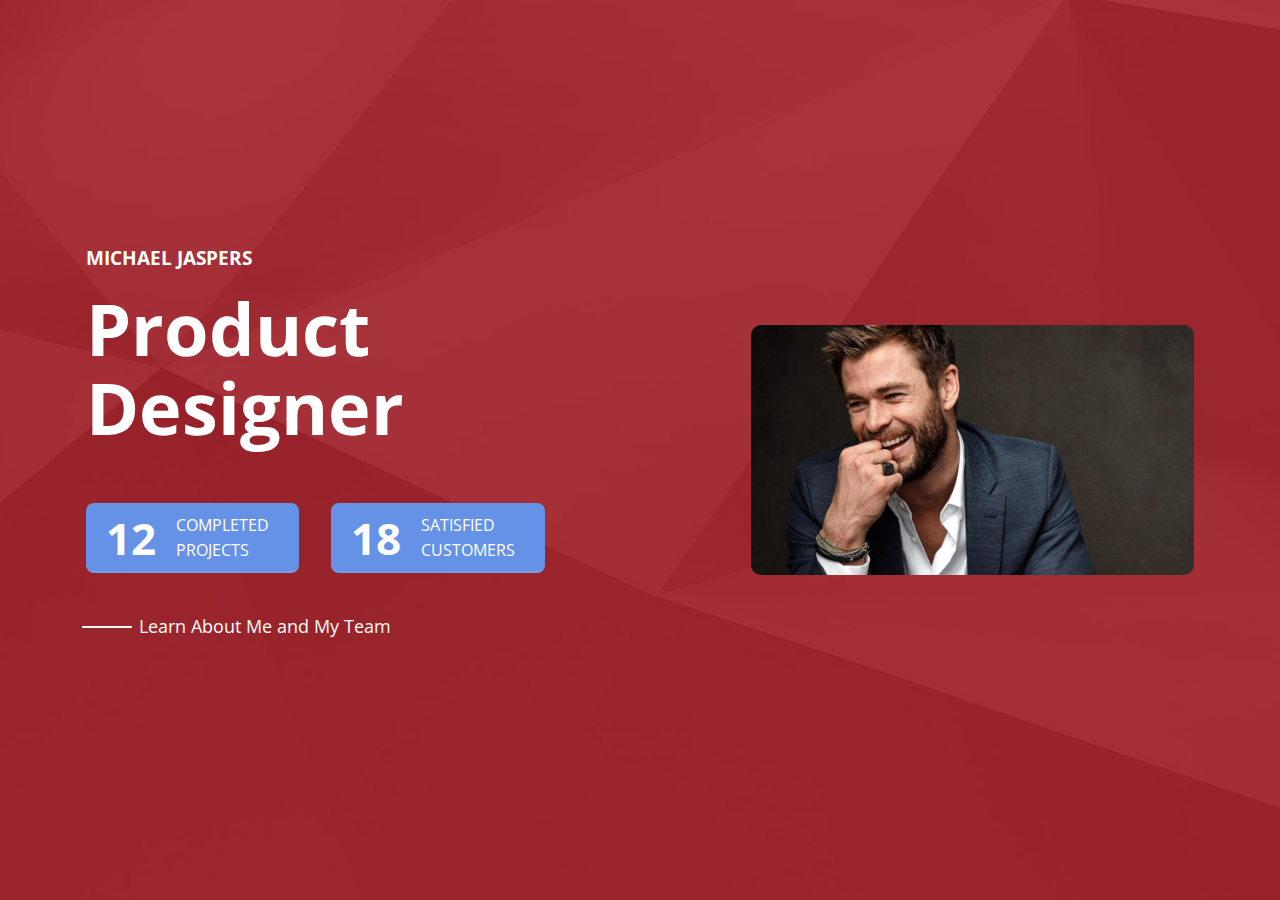
<file: index.html>
<!DOCTYPE html>
<html  >
<head>
  
  <meta charset="UTF-8">
  <meta http-equiv="X-UA-Compatible" content="IE=edge">
  
  <meta name="viewport" content="width=device-width, initial-scale=1, minimum-scale=1">
  <link rel="shortcut icon" href="assets/images/logo5.png" type="image/x-icon">
  <meta name="description" content="">
  
  
  <title>Overview</title>
  <link rel="stylesheet" href="assets/bootstrap/css/bootstrap.min.css">
  <link rel="stylesheet" href="assets/bootstrap/css/bootstrap-grid.min.css">
  <link rel="stylesheet" href="assets/bootstrap/css/bootstrap-reboot.min.css">
  <link rel="stylesheet" href="assets/theme/css/style.css">
  <link rel="preload" href="https://fonts.googleapis.com/css?family=Open+Sans:300,400,500,600,700,800,300i,400i,500i,600i,700i,800i&display=swap" as="style" onload="this.onload=null;this.rel='stylesheet'">
  <noscript><link rel="stylesheet" href="https://fonts.googleapis.com/css?family=Open+Sans:300,400,500,600,700,800,300i,400i,500i,600i,700i,800i&display=swap"></noscript>
  <link rel="preload" as="style" href="assets/mobirise/css/mbr-additional.css"><link rel="stylesheet" href="assets/mobirise/css/mbr-additional.css" type="text/css">
  
  
  
  

</head>
<body>
  
  <section data-bs-version="5.1" class="header1 cid-sUd265M8Ft mbr-fullscreen" id="header2-3">

    

    <div class="mbr-overlay" style="opacity: 0.8; background-color: rgb(154, 7, 18);"></div>

    <div class="container">
        <div class="row">
           
    
            <div class="col-12 col-sm-7">
                <h2 class="mbr-fonts-style mb-3 mbr-section-subtitle display-7"><strong>MIchael Jaspers</strong></h2>

                <h1 class="mbr-fonts-style mb-3 mbr-section-title display-1"><strong>Product<br>Designer</strong></h1>

                <div class="row">
                    <div class="col-9 col-lg-auto">
                        <div class="counter">
                            <p class="number mbr-text display-2"><strong>12</strong></p>
                            <p class="description mbr-text display-7">completed<br>projects</p>
                        </div>
                    </div>

                    <div class="col-12 col-lg-auto">
                        <div class="counter">
                            <p class="number mbr-text display-2" display-2=""><strong>18</strong></p>
                            <p class="description mbr-text display-4">Satisfied<br>customers</p>
                        </div>
                    </div>
                </div>

                <div class="row">
                    <div class="link mbr-link">                   
                        <p class="resume-link mbr-fonts-style display-4">
                            <span class="line"></span>
                            <a href="connect.html" class="text-white">Learn About Me and My Team</a>
                        </p>
                    </div>
                </div>

            </div>
            

            <div class="col-12 col-md">
                <div>                    
                    <img class="w-100" src="assets/images/profile-1920x1080-1036x583.jpg" alt="MIchael Jaspers">
                </div>
            </div>
        

        </div>
    </div>
</section>


<script src="assets/bootstrap/js/bootstrap.bundle.min.js"></script>
  <script src="assets/smoothscroll/smooth-scroll.js"></script>
  <script src="assets/ytplayer/index.js"></script>
  <script src="assets/theme/js/script.js"></script>
  
  
  
 <div id="scrollToTop" class="scrollToTop mbr-arrow-up"><a style="text-align: center;"><i class="mbr-arrow-up-icon mbr-arrow-up-icon-cm cm-icon cm-icon-smallarrow-up"></i></a></div>
  
</body>
</html>
</file>
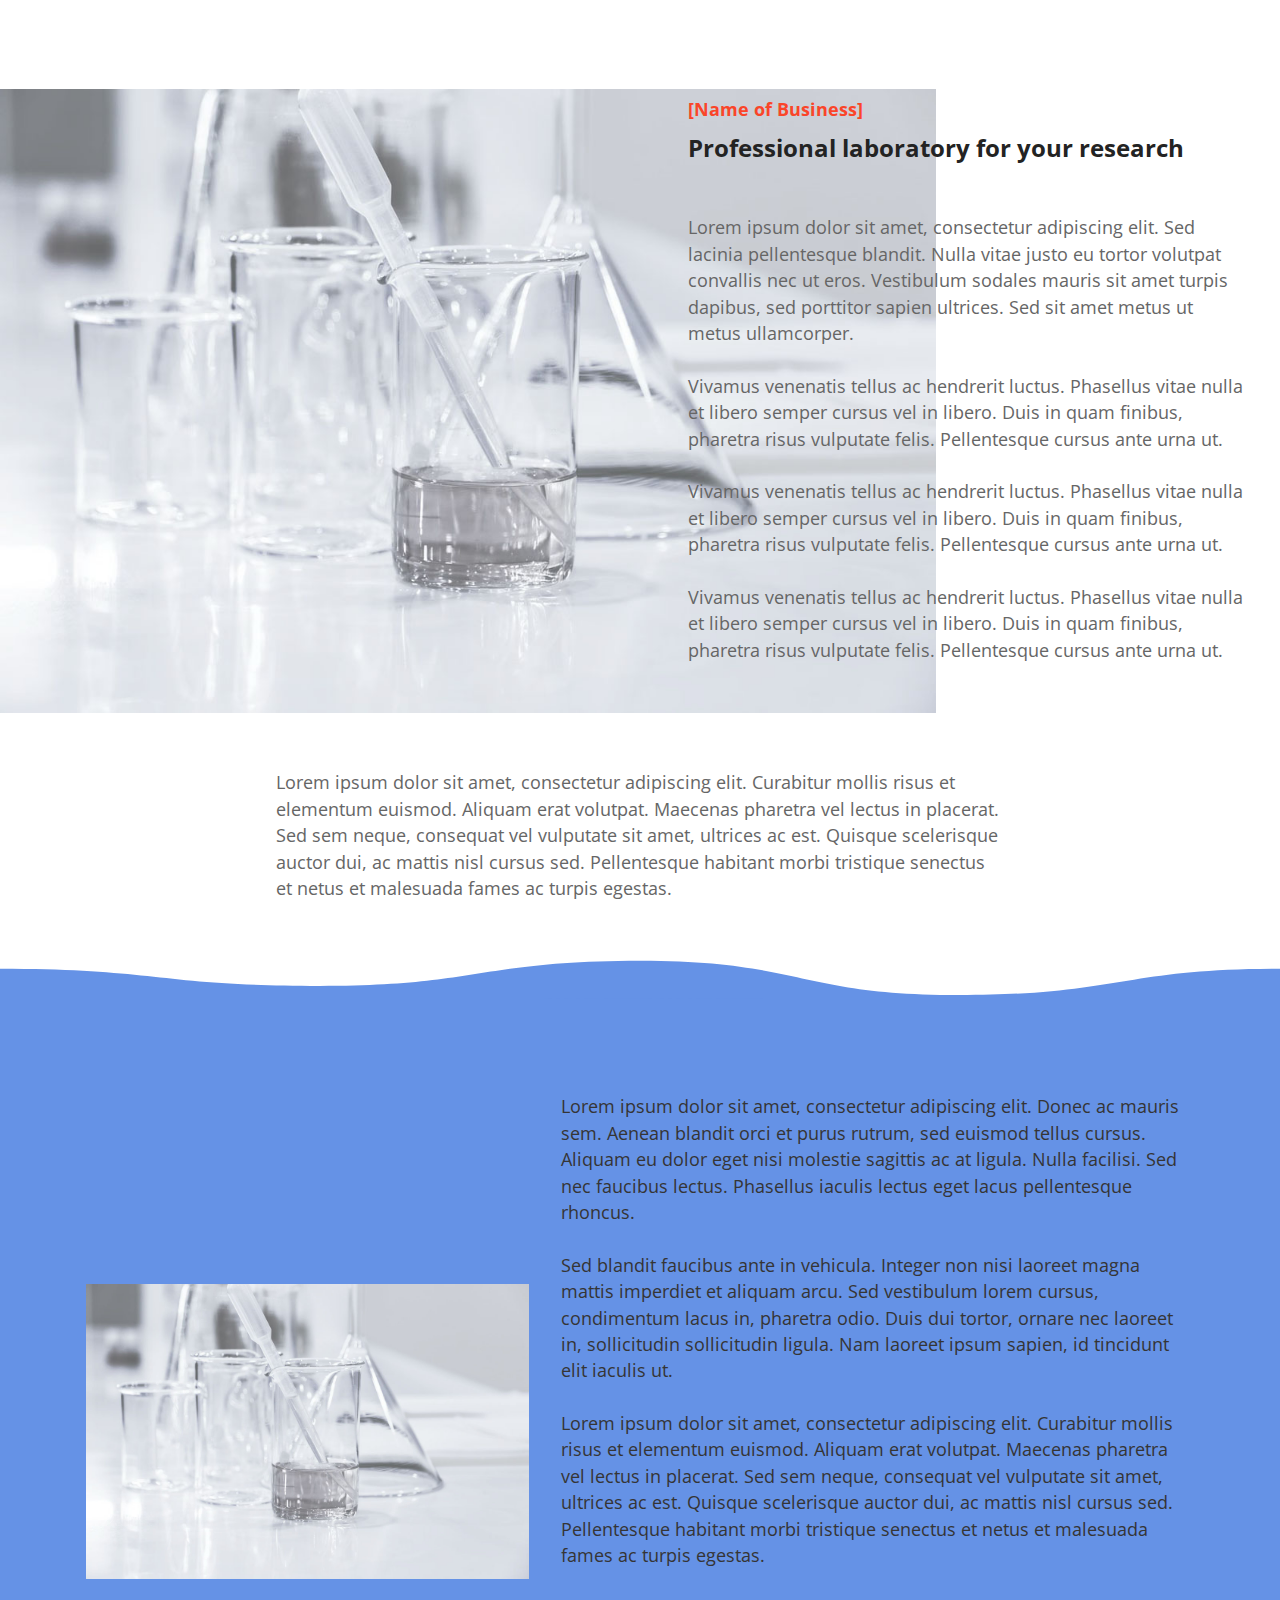
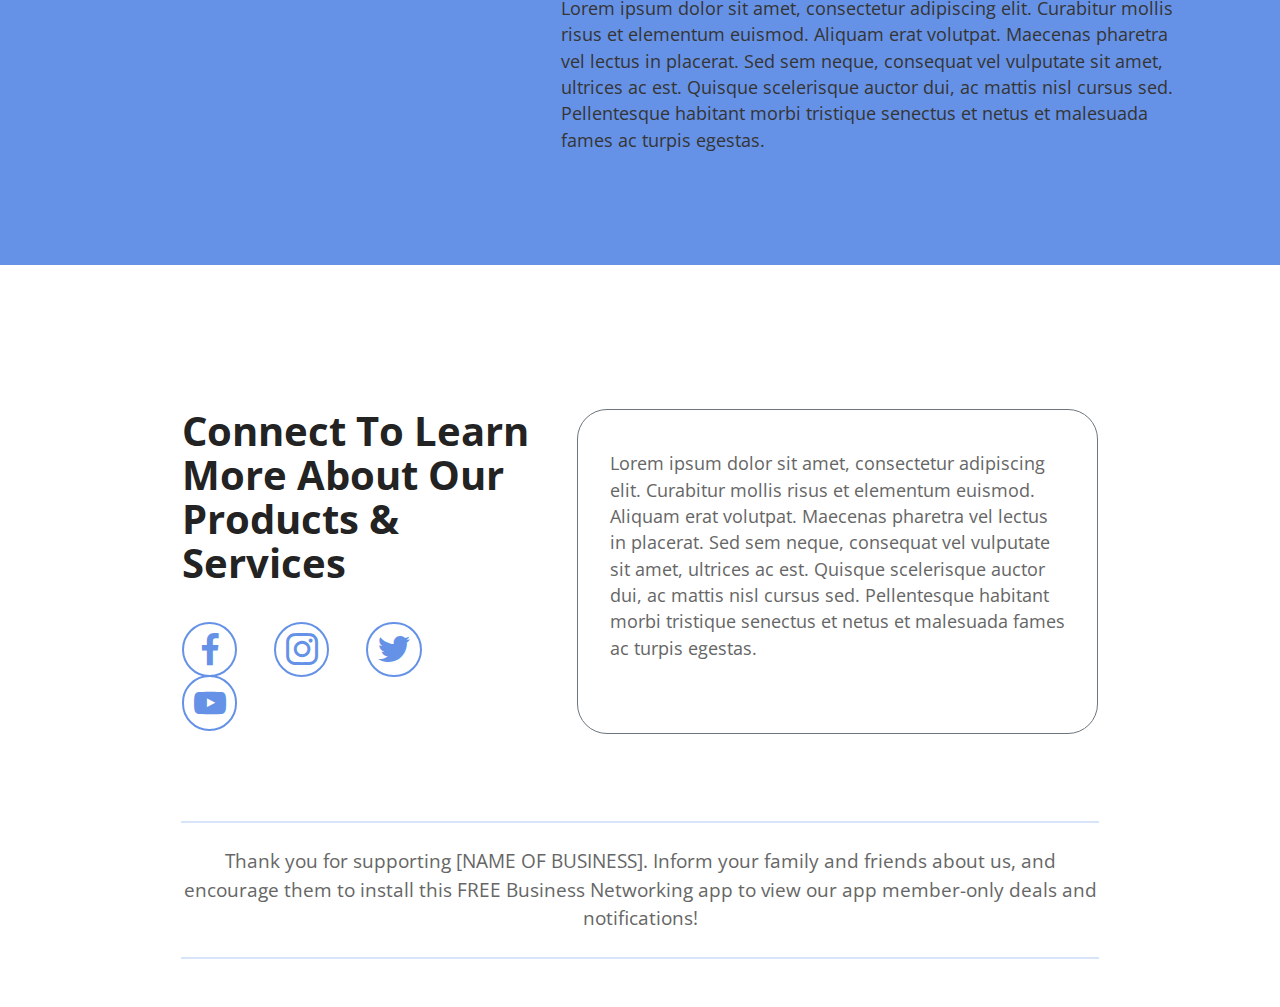
<file: ad1.html>
<!DOCTYPE html>
<html  >
<head>
  
  <meta charset="UTF-8">
  <meta http-equiv="X-UA-Compatible" content="IE=edge">
  
  <meta name="viewport" content="width=device-width, initial-scale=1, minimum-scale=1">
  <link rel="shortcut icon" href="assets/images/logo5.png" type="image/x-icon">
  <meta name="description" content="">
  
  
  <title>Advertorial Example</title>
  <link rel="stylesheet" href="assets/bootstrap/css/bootstrap.min.css">
  <link rel="stylesheet" href="assets/bootstrap/css/bootstrap-grid.min.css">
  <link rel="stylesheet" href="assets/bootstrap/css/bootstrap-reboot.min.css">
  <link rel="stylesheet" href="assets/socicon/css/styles.css">
  <link rel="stylesheet" href="assets/theme/css/style.css">
  <link rel="preload" href="https://fonts.googleapis.com/css?family=Open+Sans:300,400,500,600,700,800,300i,400i,500i,600i,700i,800i&display=swap" as="style" onload="this.onload=null;this.rel='stylesheet'">
  <noscript><link rel="stylesheet" href="https://fonts.googleapis.com/css?family=Open+Sans:300,400,500,600,700,800,300i,400i,500i,600i,700i,800i&display=swap"></noscript>
  <link rel="preload" as="style" href="assets/mobirise/css/mbr-additional.css"><link rel="stylesheet" href="assets/mobirise/css/mbr-additional.css" type="text/css">
  
  
  
  

</head>
<body>
  
  <section data-bs-version="5.1" class="article2 cid-sUI6aOeDTg" id="content02-l">
    
    
    <div>
        <div class="row align-left align-items-center">
            <div class="col-12 col-lg-6">
                <div class="image-wrapper">
                    <img src="assets/images/features4.jpg" alt="">
                </div>
            </div>
            <div class="col-12 col-lg-6">
                <div class="text-wrapper">
                    <h4 class="mbr-section-subtitle mbr-fonts-style display-4"><strong>[Name of Business]</strong></h4>
                    <h3 class="mbr-section-title mbr-fonts-style mb-5 display-5"><strong>Professional laboratory for your research</strong>
                    </h3>
                    <p class="mbr-text mbr-fonts-style display-4">Lorem ipsum dolor sit amet, consectetur adipiscing elit. Sed
                        lacinia pellentesque blandit. Nulla vitae justo eu tortor volutpat convallis nec ut eros.
                        Vestibulum sodales mauris sit amet turpis dapibus, sed porttitor sapien ultrices. Sed sit amet
                        metus ut metus ullamcorper.<br><br>Vivamus venenatis tellus ac hendrerit luctus. Phasellus vitae
                        nulla et libero semper cursus vel in libero. Duis in quam finibus, pharetra risus vulputate
                        felis. Pellentesque cursus ante urna ut.<br><br>Vivamus venenatis tellus ac hendrerit luctus. Phasellus vitae nulla et libero semper cursus vel in libero. Duis in quam finibus, pharetra risus vulputate felis. Pellentesque cursus ante urna ut.<br><br>Vivamus venenatis tellus ac hendrerit luctus. Phasellus vitae nulla et libero semper cursus vel in libero. Duis in quam finibus, pharetra risus vulputate felis. Pellentesque cursus ante urna ut.<br><br></p>
                </div>
            </div>
        </div>
    </div>
</section>

<section data-bs-version="5.1" class="content5 cid-sUI8qaEmxx" id="content5-o">
    
    <div class="container">
        <div class="row justify-content-center">
            <div class="col-md-12 col-lg-8">
                
                
                <p class="mbr-text mbr-fonts-style display-4">Lorem ipsum dolor sit amet, consectetur adipiscing elit. Curabitur mollis risus et elementum euismod. Aliquam erat volutpat. Maecenas pharetra vel lectus in placerat. Sed sem neque, consequat vel vulputate sit amet, ultrices ac est. Quisque scelerisque auctor dui, ac mattis nisl cursus sed. Pellentesque habitant morbi tristique senectus et netus et malesuada fames ac turpis egestas.</p>
            </div>
        </div>
    </div>
</section>

<section data-bs-version="5.1" class="content1 cid-sUI6G6A9fh" id="content01-m">
    
    
    <svg class="svg-top" version="1.1" xmlns="http://www.w3.org/2000/svg" xmlns:xlink="http://www.w3.org/1999/xlink" x="0px" y="0px" viewBox="0 0 1600 40" style="enable-background:new 0 0 1600 40;" preserveAspectRatio="none">
        <style type="text/css">
            .st0 
        </style>
        <path class="st0" d="M-1,15.7c200.1,0,200.7,13.8,400.9,13.8C600,29.5,600.4,9.3,800.5,9.3S998.8,36.8,1199,36.8
	s201.9-21.1,402-21.1v24.1L-1,40V15.7z"></path>
    </svg>
    <div class="container">
        <div class="row justify-content-center">
            <div class="col-12 col-md-12 col-lg-5 image-wrapper m-auto">
                <img class="w-100 md-pb" src="assets/images/features4.jpg" alt="">
            </div>
            <div class="col-12 col-md-12 col-lg m-auto">
                <div class="text-wrapper align-left">
                    
                    <p class="mbr-text mbr-fonts-style display-4">Lorem ipsum dolor sit amet, consectetur
                        adipiscing elit. Donec ac mauris sem. Aenean blandit orci et purus rutrum, sed euismod tellus
                        cursus. Aliquam eu dolor eget nisi molestie sagittis ac at ligula. Nulla facilisi. Sed nec
                        faucibus lectus. Phasellus iaculis lectus eget lacus pellentesque rhoncus.<br>
                        <br>Sed blandit faucibus ante in vehicula. Integer non nisi laoreet magna mattis imperdiet et
                        aliquam arcu. Sed vestibulum lorem cursus, condimentum lacus in, pharetra odio. Duis dui tortor,
                        ornare nec laoreet in, sollicitudin sollicitudin ligula. Nam laoreet ipsum sapien, id tincidunt
                        elit iaculis ut.<br><br>Lorem ipsum dolor sit amet, consectetur adipiscing elit. Curabitur
                        mollis risus et elementum euismod. Aliquam erat volutpat. Maecenas pharetra vel lectus in
                        placerat. Sed sem neque, consequat vel vulputate sit amet, ultrices ac est. Quisque scelerisque
                        auctor dui, ac mattis nisl cursus sed. Pellentesque habitant morbi tristique senectus et netus
                        et malesuada fames ac turpis egestas.<br><br>Lorem ipsum dolor sit amet, consectetur adipiscing elit. Curabitur mollis risus et elementum euismod. Aliquam erat volutpat. Maecenas pharetra vel lectus in placerat. Sed sem neque, consequat vel vulputate sit amet, ultrices ac est. Quisque scelerisque auctor dui, ac mattis nisl cursus sed. Pellentesque habitant morbi tristique senectus et netus et malesuada fames ac turpis egestas.&nbsp;<br></p>
                    
                </div>
            </div>
        </div>
    </div>
</section>

<section data-bs-version="5.1" class="content4 cid-sUI8POA0lu" id="content4-q">
    
    
    <div class="container">
        <div class="wrapper">
            

            
            
            
            
            
            <div class="row justify-content-center">
                <div class="col-12 col-lg-5">
                    <h3 class="mbr-section-title mbr-fonts-style mb-4 display-2"><strong>Connect To Learn More About Our Products &amp; Services</strong></h3>
                    <div class="social-row display-7 mt-5 mb-5 mb-lg-0">
                        <div class="soc-item">
                            <a href="https://twitter.com/#" target="_blank">
                                <span class="mbr-iconfont socicon socicon-facebook"></span>
                            </a>
                        </div>
                        <div class="soc-item">
                            <a href="https://twitter.com/#" target="_blank">
                                <span class="mbr-iconfont socicon socicon-instagram"></span>
                            </a>
                        </div>
                        <div class="soc-item">
                            <a href="https://twitter.com/#" target="_blank">
                                <span class="mbr-iconfont socicon socicon-twitter"></span>
                            </a>
                        </div>
                        <div class="soc-item">
                            <a href="https://youtube.com/#" target="_blank">
                                <span class="mbr-iconfont socicon socicon-youtube"></span>
                            </a>
                        </div>
                    </div>
                </div>
                
                <div class="wrapp col-12 col-lg-7">
                    <div class="border border-secondary">
                        <p class="mbr-text mbr-fonts-style mb-4 display-4">Lorem ipsum dolor sit amet, consectetur adipiscing elit. Curabitur mollis risus et elementum euismod. Aliquam erat volutpat. Maecenas pharetra vel lectus in placerat. Sed sem neque, consequat vel vulputate sit amet, ultrices ac est. Quisque scelerisque auctor dui, ac mattis nisl cursus sed. Pellentesque habitant morbi tristique senectus et netus et malesuada fames ac turpis egestas.
                        </p>
                    </div>
                </div>
                
                

            </div>
        </div>
    </div>
</section>

<section data-bs-version="5.1" class="content6 cid-sUI8scO2Dg" id="content6-p">
    
    <div class="container">
        <div class="row justify-content-center">
            <div class="col-md-12 col-lg-10">
                <hr class="line">
                <p class="mbr-text align-center mbr-fonts-style my-4 display-7">Thank you for supporting [NAME OF BUSINESS]. Inform your family and friends about us, and encourage them to install this FREE Business Networking app to view our app member-only deals and notifications!<br></p>
                <hr class="line">
            </div>
        </div>
    </div>
</section>


<script src="assets/bootstrap/js/bootstrap.bundle.min.js"></script>
  <script src="assets/smoothscroll/smooth-scroll.js"></script>
  <script src="assets/ytplayer/index.js"></script>
  <script src="assets/theme/js/script.js"></script>
  
  
  
 <div id="scrollToTop" class="scrollToTop mbr-arrow-up"><a style="text-align: center;"><i class="mbr-arrow-up-icon mbr-arrow-up-icon-cm cm-icon cm-icon-smallarrow-up"></i></a></div>
  
</body>
</html>
</file>
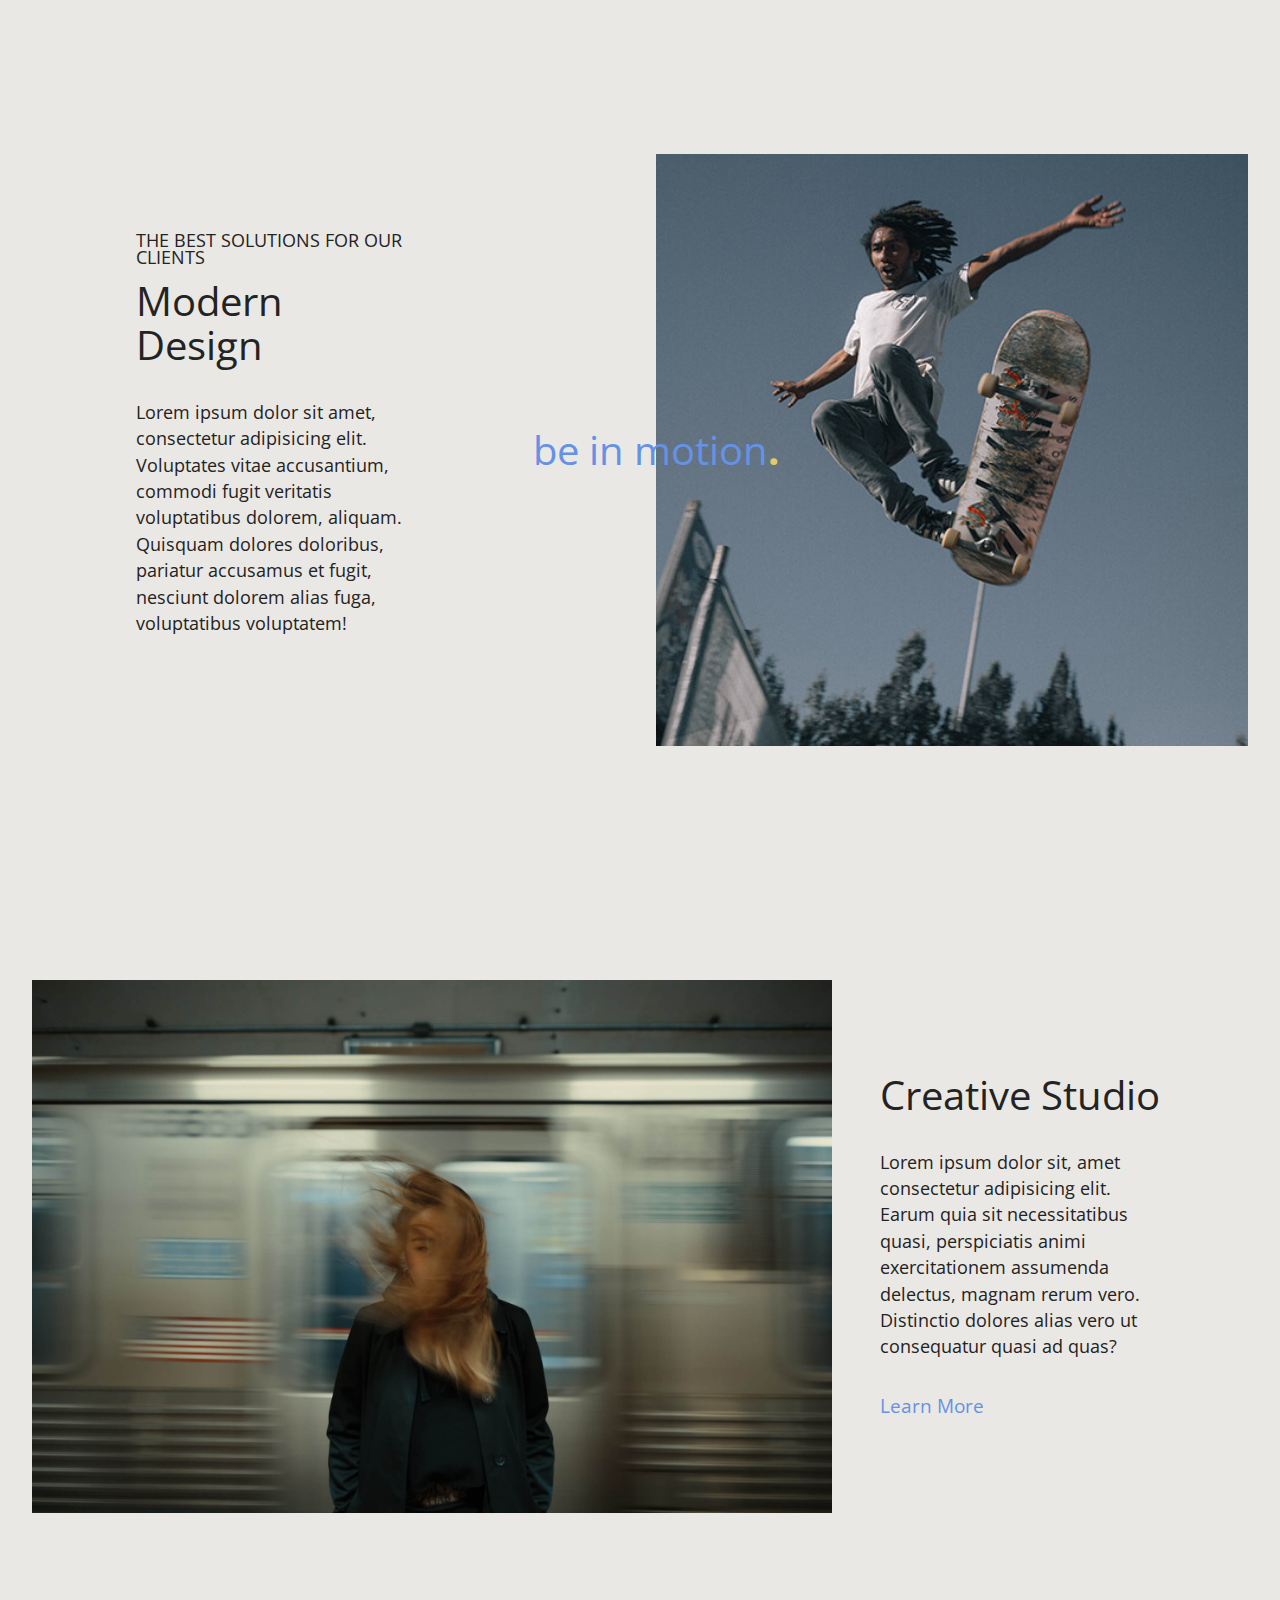
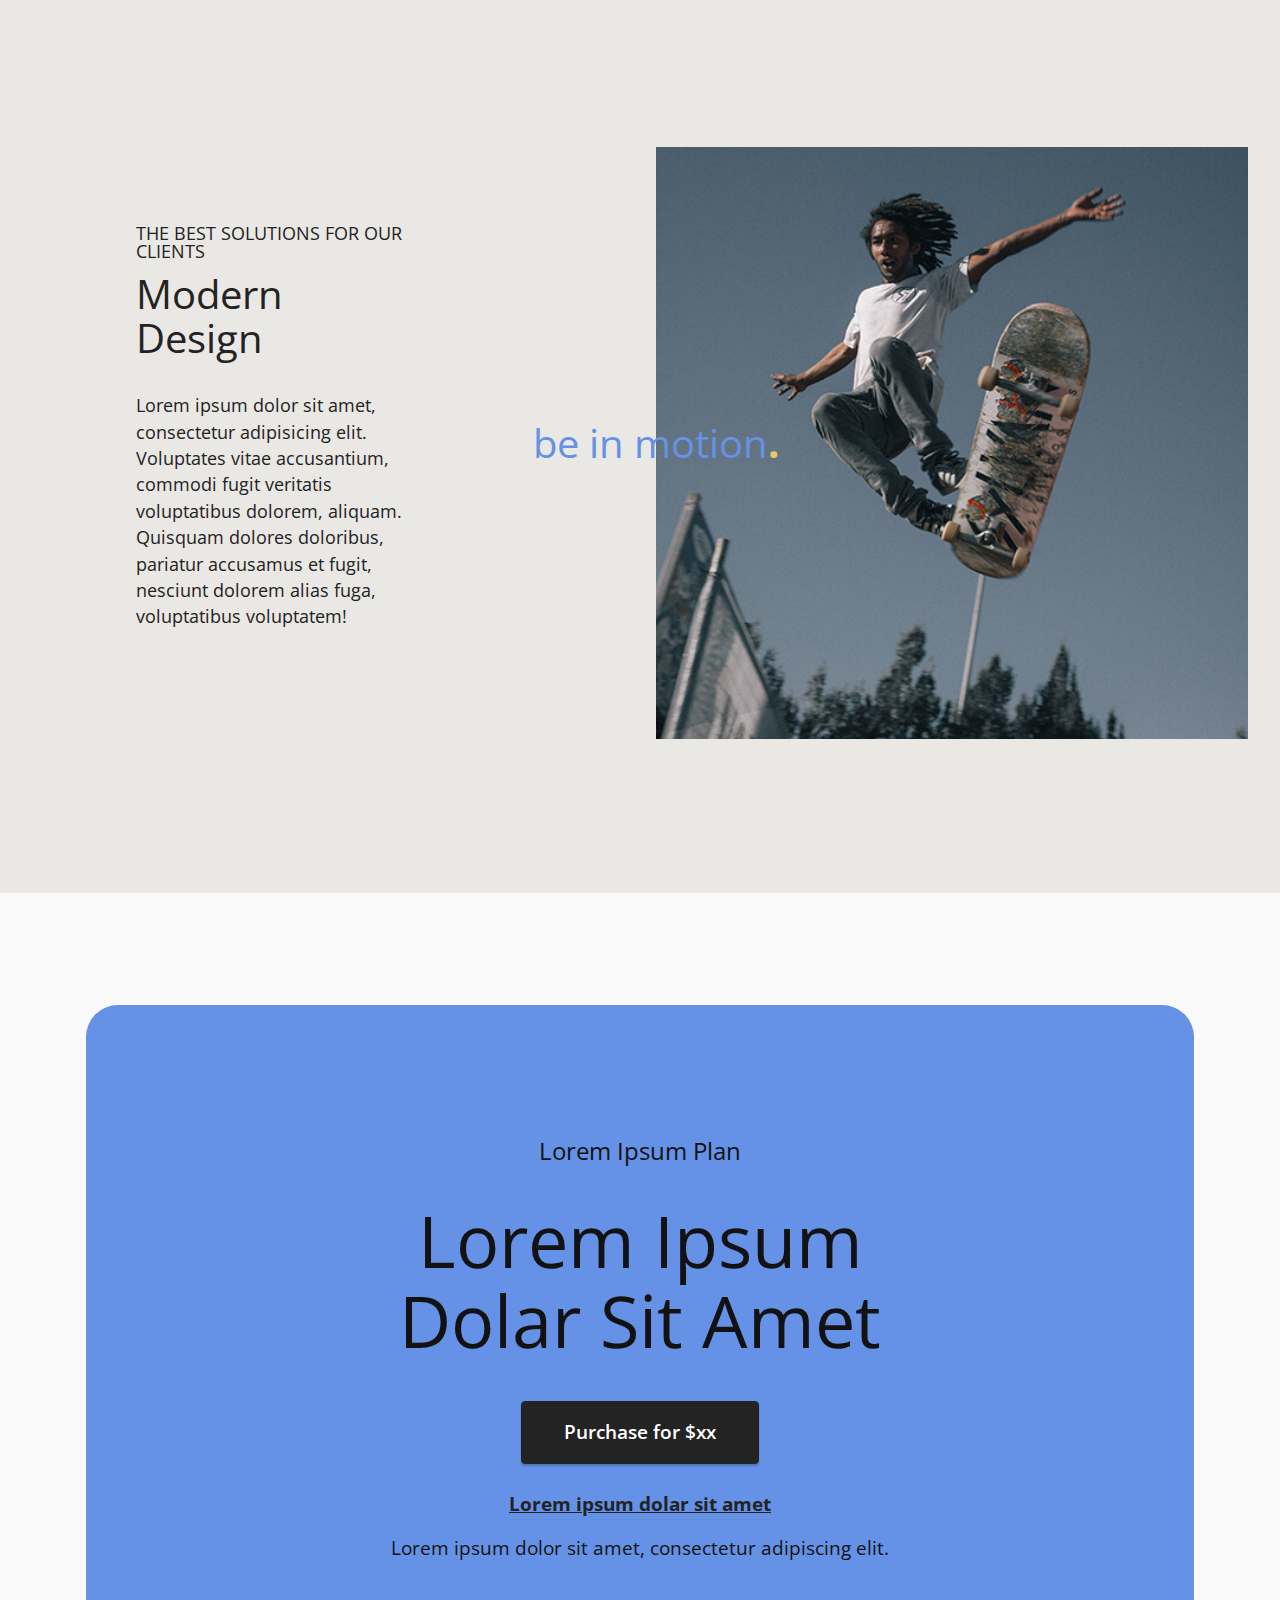
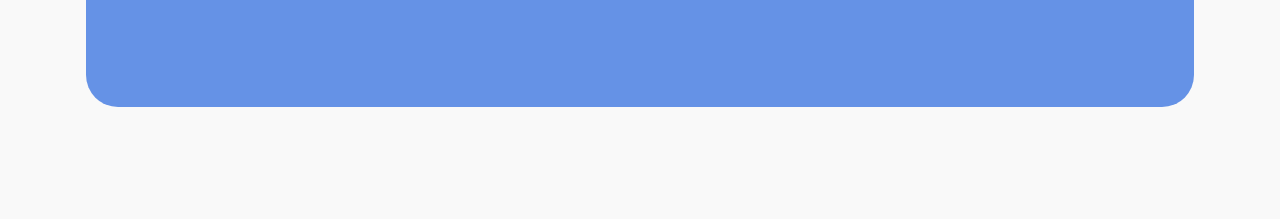
<file: admaster.html>
<!DOCTYPE html>
<html  >
<head>
  
  <meta charset="UTF-8">
  <meta http-equiv="X-UA-Compatible" content="IE=edge">
  
  <meta name="viewport" content="width=device-width, initial-scale=1, minimum-scale=1">
  <link rel="shortcut icon" href="assets/images/logo5.png" type="image/x-icon">
  <meta name="description" content="">
  
  
  <title>Advertorial Master</title>
  <link rel="stylesheet" href="assets/bootstrap/css/bootstrap.min.css">
  <link rel="stylesheet" href="assets/bootstrap/css/bootstrap-grid.min.css">
  <link rel="stylesheet" href="assets/bootstrap/css/bootstrap-reboot.min.css">
  <link rel="stylesheet" href="assets/theme/css/style.css">
  <link rel="preload" href="https://fonts.googleapis.com/css?family=Open+Sans:300,400,500,600,700,800,300i,400i,500i,600i,700i,800i&display=swap" as="style" onload="this.onload=null;this.rel='stylesheet'">
  <noscript><link rel="stylesheet" href="https://fonts.googleapis.com/css?family=Open+Sans:300,400,500,600,700,800,300i,400i,500i,600i,700i,800i&display=swap"></noscript>
  <link rel="preload" as="style" href="assets/mobirise/css/mbr-additional.css"><link rel="stylesheet" href="assets/mobirise/css/mbr-additional.css" type="text/css">
  
  
  
  

</head>
<body>
  
  <section data-bs-version="5.1" class="header4 cid-sUIfFCWS6M mbr-fullscreen" id="header4-17">

    

    
    <div class="container-fluid">
        <div class="row align-items-center">
            <div class="col-lg-1 d-none d-lg-block"></div>
            <div class="col-12 col-md-4 col-lg-3">
                <div class="content_box">
                    <h3 class="mbr-section-subtitle mbr-fonts-style ls-1 display-4">THE BEST SOLUTIONS FOR OUR CLIENTS</h3>
                    <h1 class="mbr-section-title ls-1 mbr-fonts-style display-2">Modern Design</h1>
                    <p class="mbr-text mbr-fonts-style display-4">Lorem ipsum dolor sit amet, consectetur adipisicing elit. Voluptates vitae accusantium, commodi fugit veritatis voluptatibus dolorem, aliquam. Quisquam dolores doloribus, pariatur accusamus et fugit, nesciunt dolorem alias fuga, voluptatibus voluptatem!</p>
                    
                </div>
            </div>
            <div class="col-lg-2 col-md-1 d-none d-md-block"></div>
            <div class="col-12 col-md-7 col-lg-6">
                <div class="image-wrapper">
                    <img src="assets/images/action1.jpg" alt="">
                    <div class="description_box">
                        <p class="descr mb-0 mbr-fonts-style display-2"><strong><b><a href="ad1.html" class="text-primary">be in motion</a></b>.</strong></p>
                    </div>
                </div>
            </div>
        </div>
    </div>
</section>

<section data-bs-version="5.1" class="header3 cid-sUIfR49bxh" id="header3-19">

    

    
    <div class="container-fluid">
        <div class="row justify-content-center">
            <div class="col-12 col-lg">
                <div class="content_box">
                    <h1 class="mbr-section-title ls-1 mbr-fonts-style display-2">Creative Studio</h1>
                    <p class="mbr-text mbr-fonts-style display-4">Lorem ipsum dolor sit, amet consectetur adipisicing elit. Earum quia sit necessitatibus quasi, perspiciatis animi exercitationem assumenda delectus, magnam rerum vero. Distinctio dolores alias vero ut consequatur quasi ad quas?</p>
                    <p class="linkBtn mb-0 mbr-fonts-style display-7"><a href="ad1.html" class="text-primary">Learn More</a></p>
                </div>
            </div>
            <div class="col-12 col-lg-8">
                <div class="image-wrapper flash">
                    <img src="assets/images/motion4.jpg" alt="">
                </div>
            </div>
        </div>
    </div>
</section>

<section data-bs-version="5.1" class="header4 cid-sUIfTHjRxm mbr-fullscreen" id="header4-1b">

    

    
    <div class="container-fluid">
        <div class="row align-items-center">
            <div class="col-lg-1 d-none d-lg-block"></div>
            <div class="col-12 col-md-4 col-lg-3">
                <div class="content_box">
                    <h3 class="mbr-section-subtitle mbr-fonts-style ls-1 display-4">THE BEST SOLUTIONS FOR OUR CLIENTS</h3>
                    <h1 class="mbr-section-title ls-1 mbr-fonts-style display-2">Modern Design</h1>
                    <p class="mbr-text mbr-fonts-style display-4">Lorem ipsum dolor sit amet, consectetur adipisicing elit. Voluptates vitae accusantium, commodi fugit veritatis voluptatibus dolorem, aliquam. Quisquam dolores doloribus, pariatur accusamus et fugit, nesciunt dolorem alias fuga, voluptatibus voluptatem!</p>
                    
                </div>
            </div>
            <div class="col-lg-2 col-md-1 d-none d-md-block"></div>
            <div class="col-12 col-md-7 col-lg-6">
                <div class="image-wrapper">
                    <img src="assets/images/action1.jpg" alt="">
                    <div class="description_box">
                        <p class="descr mb-0 mbr-fonts-style display-2"><strong><a href="ad1.html" class="text-primary">be in motion</a>.</strong></p>
                    </div>
                </div>
            </div>
        </div>
    </div>
</section>

<section data-bs-version="5.1" class="header4 cid-sUIfSlFJk3" id="header04-1a">

    

    

    <div class="container">
        <div class="row row-bg justify-content-center">
            <div class="col-12 col-md-12 col-lg-8">
                <div class="text-wrapper align-left">
                    <h1 class="mbr-section-title align-left mbr-fonts-style mb-4 display-5">Lorem Ipsum Plan</h1>
                    <p class="mbr-text align-left mbr-fonts-style display-1">Lorem Ipsum Dolar Sit Amet<br></p>
                    <div class="mbr-section-btn mt-4"><a class="btn btn-lg btn-black display-7" href="#">Purchase for $xx</a></div>

                    <p class="mbr-text2 align-left pt-3 mbr-fonts-style display-7"><strong>Lorem ipsum dolar sit amet</strong></p>

                    <p class="mbr-text3 align-left mbr-fonts-style display-7">
                        Lorem ipsum dolor sit amet, consectetur adipiscing elit.</p>
                </div>
            </div>
        </div>
    </div>
</section>


<script src="assets/bootstrap/js/bootstrap.bundle.min.js"></script>
  <script src="assets/smoothscroll/smooth-scroll.js"></script>
  <script src="assets/ytplayer/index.js"></script>
  <script src="assets/theme/js/script.js"></script>
  
  
  
 <div id="scrollToTop" class="scrollToTop mbr-arrow-up"><a style="text-align: center;"><i class="mbr-arrow-up-icon mbr-arrow-up-icon-cm cm-icon cm-icon-smallarrow-up"></i></a></div>
  
</body>
</html>
</file>
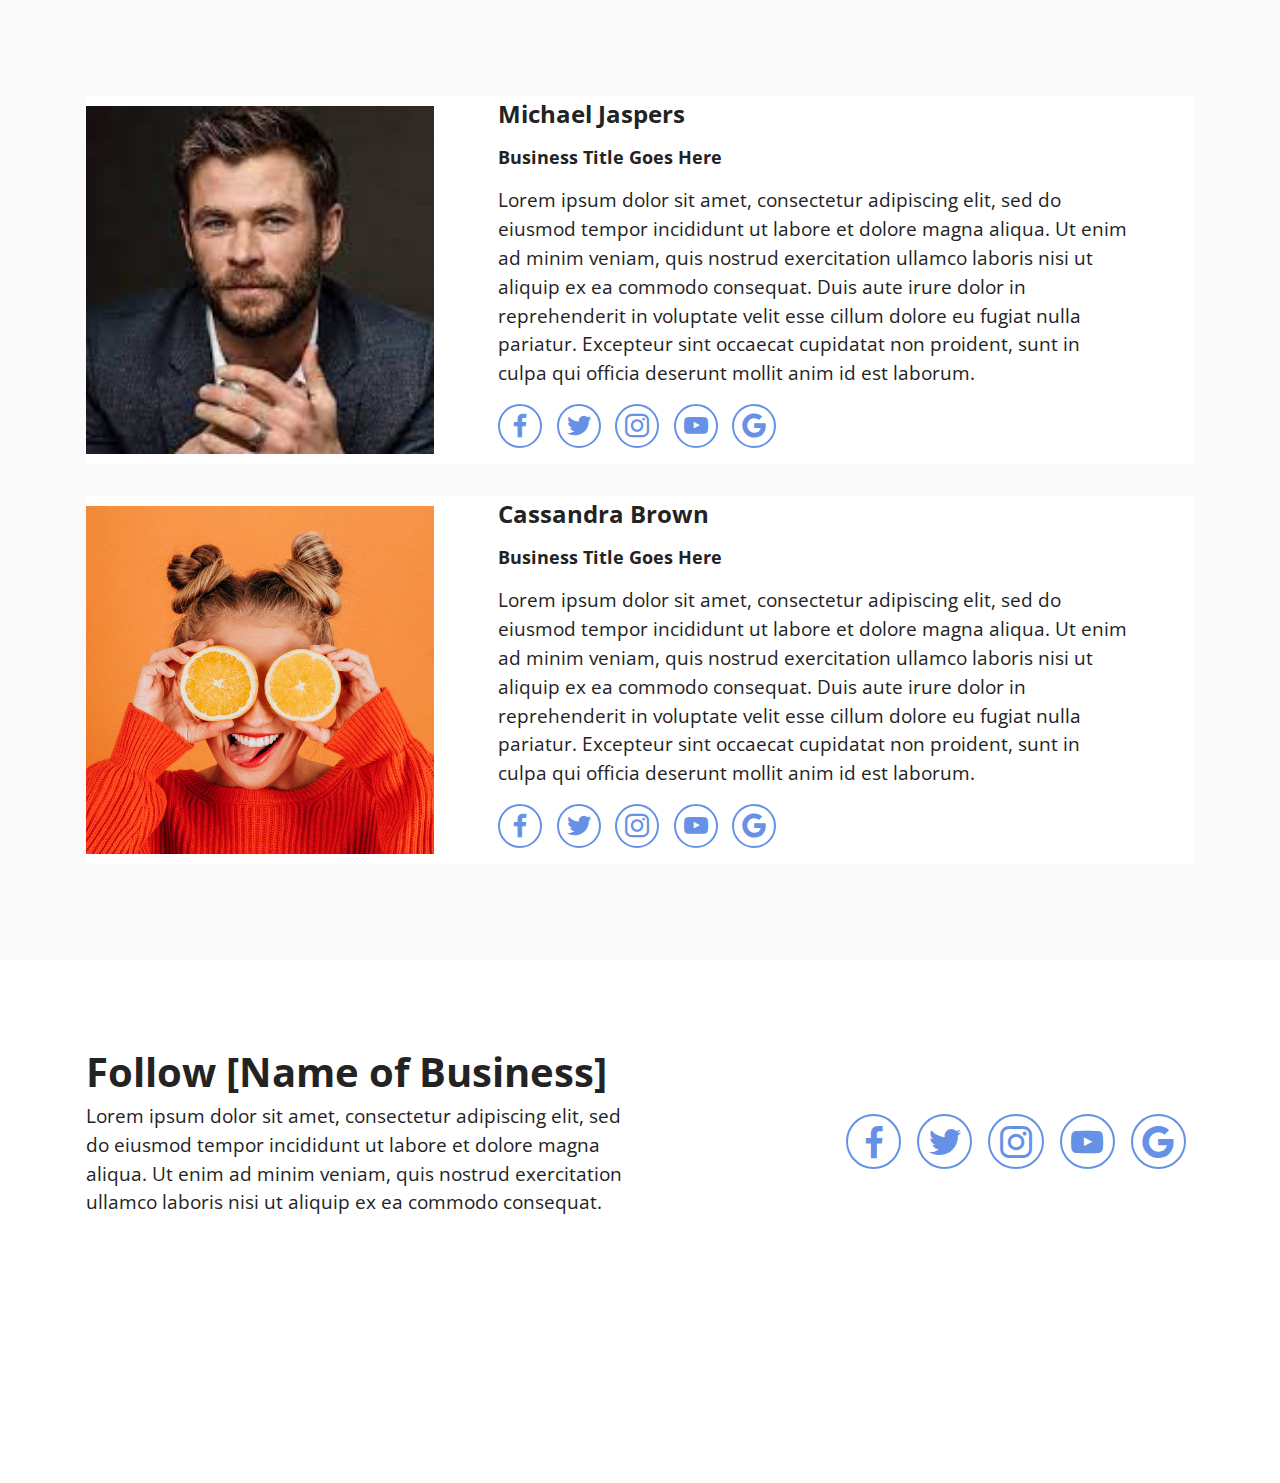
<file: connect.html>
<!DOCTYPE html>
<html  >
<head>
  
  <meta charset="UTF-8">
  <meta http-equiv="X-UA-Compatible" content="IE=edge">
  
  <meta name="viewport" content="width=device-width, initial-scale=1, minimum-scale=1">
  <link rel="shortcut icon" href="assets/images/logo5.png" type="image/x-icon">
  <meta name="description" content="">
  
  
  <title>Connect With Me</title>
  <link rel="stylesheet" href="assets/bootstrap/css/bootstrap.min.css">
  <link rel="stylesheet" href="assets/bootstrap/css/bootstrap-grid.min.css">
  <link rel="stylesheet" href="assets/bootstrap/css/bootstrap-reboot.min.css">
  <link rel="stylesheet" href="assets/socicon/css/styles.css">
  <link rel="stylesheet" href="assets/theme/css/style.css">
  <link rel="preload" href="https://fonts.googleapis.com/css?family=Open+Sans:300,400,500,600,700,800,300i,400i,500i,600i,700i,800i&display=swap" as="style" onload="this.onload=null;this.rel='stylesheet'">
  <noscript><link rel="stylesheet" href="https://fonts.googleapis.com/css?family=Open+Sans:300,400,500,600,700,800,300i,400i,500i,600i,700i,800i&display=swap"></noscript>
  <link rel="preload" as="style" href="assets/mobirise/css/mbr-additional.css"><link rel="stylesheet" href="assets/mobirise/css/mbr-additional.css" type="text/css">
  
  
  
  

</head>
<body>
  
  <section data-bs-version="5.1" class="team2 cid-sUB04RL6hT" xmlns="http://www.w3.org/1999/html" id="team2-6">
    
    
    <div class="container">
        <div class="card">
            <div class="card-wrapper">
                <div class="row align-items-center">
                    <div class="col-12 col-md-4">
                        <div class="image-wrapper">
                            <img src="assets/images/profile-168x168-168x168.jpg" alt="Michael Jaspers">
                        </div>
                    </div>
                    <div class="col-12 col-md">
                        <div class="card-box">
                            <h5 class="card-title mbr-fonts-style m-0 mb-3 display-5"><strong>Michael Jaspers</strong></h5>
                            <h6 class="card-subtitle mbr-fonts-style mb-3 display-4"><strong>Business Title Goes Here</strong></h6>
                            <p class="mbr-text mbr-fonts-style display-7">Lorem ipsum dolor sit amet, consectetur adipiscing elit, sed do eiusmod tempor incididunt ut labore et dolore magna aliqua. Ut enim ad minim veniam, quis nostrud exercitation ullamco laboris nisi ut aliquip ex ea commodo consequat. Duis aute irure dolor in reprehenderit in voluptate velit esse cillum dolore eu fugiat nulla pariatur. Excepteur sint occaecat cupidatat non proident, sunt in culpa qui officia deserunt mollit anim id est laborum.</p>
                            <div class="social-row display-7">
                                <div class="soc-item">
                                    <a href="https://www.facebook.com/Mobirise/" target="_blank">
                                        <span class="mbr-iconfont socicon socicon-facebook"></span>
                                    </a>
                                </div>
                                <div class="soc-item">
                                    <a href="https://twitter.com/mobirise" target="_blank">
                                        <span class="mbr-iconfont socicon socicon-twitter"></span>
                                    </a>
                                </div>
                                <div class="soc-item">
                                    <a href="https://instagram.com/mobirise" target="_blank">
                                        <span class="mbr-iconfont socicon socicon-instagram"></span>
                                    </a>
                                </div>
                                <div class="soc-item">
                                    <a href="https://www.youtube.com/c/mobirise" target="_blank">
                                        <span class="mbr-iconfont socicon socicon-youtube"></span>
                                    </a>
                                </div>
                                <div class="soc-item">
                                    <a href="https://www.youtube.com/c/mobirise" target="_blank">
                                        <span class="mbr-iconfont socicon socicon-google"></span>
                                    </a>
                                </div>
                            </div>
                        </div>
                    </div>
                </div>
            </div>
        </div>
        <div class="card">
            <div class="card-wrapper">
                <div class="row align-items-center">
                    <div class="col-12 col-md-4">
                        <div class="image-wrapper">
                            <img src="assets/images/team2.jpg" alt="">
                        </div>
                    </div>
                    <div class="col-12 col-md">
                        <div class="card-box">
                            <h5 class="card-title mbr-fonts-style m-0 mb-3 display-5"><strong>Cassandra Brown</strong>
                            </h5>
                            <h6 class="card-subtitle mbr-fonts-style mb-3 display-4"><strong>Business Title Goes Here</strong></h6>
                            <p class="mbr-text mbr-fonts-style display-7">Lorem ipsum dolor sit amet, consectetur adipiscing elit, sed do eiusmod tempor incididunt ut labore et dolore magna aliqua. Ut enim ad minim veniam, quis nostrud exercitation ullamco laboris nisi ut aliquip ex ea commodo consequat. Duis aute irure dolor in reprehenderit in voluptate velit esse cillum dolore eu fugiat nulla pariatur. Excepteur sint occaecat cupidatat non proident, sunt in culpa qui officia deserunt mollit anim id est laborum.</p>
                            <div class="social-row display-7">
                                <div class="soc-item">
                                    <a href="https://www.facebook.com/Mobirise/" target="_blank">
                                        <span class="mbr-iconfont socicon socicon-facebook"></span>
                                    </a>
                                </div>
                                <div class="soc-item">
                                    <a href="https://twitter.com/mobirise" target="_blank">
                                        <span class="mbr-iconfont socicon socicon-twitter"></span>
                                    </a>
                                </div>
                                <div class="soc-item">
                                    <a href="https://instagram.com/mobirise" target="_blank">
                                        <span class="mbr-iconfont socicon socicon-instagram"></span>
                                    </a>
                                </div>
                                <div class="soc-item">
                                    <a href="https://www.youtube.com/c/mobirise" target="_blank">
                                        <span class="mbr-iconfont socicon socicon-youtube"></span>
                                    </a>
                                </div>
                                <div class="soc-item">
                                    <a href="https://www.youtube.com/c/mobirise" target="_blank">
                                        <span class="mbr-iconfont socicon socicon-google"></span>
                                    </a>
                                </div>
                            </div>
                        </div>
                    </div>
                </div>
            </div>
        </div>
        
    </div>
</section>

<section data-bs-version="5.1" class="contacts4 cid-sUB3qoZktL" id="contacts4-8">

    

    

    <div class="container">
        <div class="row align-items-center justify-content-center">
            <div class="text-content col-12 col-md-6">
                <h2 class="mbr-section-title mbr-fonts-style display-2">
                    <strong>Follow [Name of Business]</strong></h2>
                <p class="mbr-text mbr-fonts-style display-7">Lorem ipsum dolor sit amet, consectetur adipiscing elit, sed do eiusmod tempor incididunt ut labore et dolore magna aliqua. Ut enim ad minim veniam, quis nostrud exercitation ullamco laboris nisi ut aliquip ex ea commodo consequat.</p>
            </div>
            <div class="icons d-flex align-items-center col-12 col-md-6 justify-content-end mt-md-0 mt-2 flex-wrap">
                <a href="https://twitter.com/mobirise" target="_blank">
                    <span class="socicon-facebook socicon mbr-iconfont mbr-iconfont-social"></span>
                </a>
                <a href="https://www.facebook.com/pages/Mobirise/1616226671953247" target="_blank">
                    <span class="socicon-twitter socicon mbr-iconfont mbr-iconfont-social"></span>
                </a>
                <a href="https://www.youtube.com/c/mobirise" target="_blank">
                    <span class="socicon-instagram socicon mbr-iconfont mbr-iconfont-social"></span>
                </a>
                <a href="https://instagram.com/mobirise" target="_blank">
                    <span class="socicon-youtube socicon mbr-iconfont mbr-iconfont-social"></span>
                </a>
                <a href="https://www.behance.net/Mobirise" target="_blank">
                    <span class="socicon-google socicon mbr-iconfont mbr-iconfont-social"></span>
                </a>
                
                
                
                
                
            </div>
        </div>
    </div>
    
</section>

<div id="custom-html-1d"><!-- Type valid HTML here -->

<div>
    <script type="text/javascript">
  if (!Array.isArray(window.qbOptions)) {
    window.qbOptions = []
  }
  window.qbOptions.push({"baseUrl":"https://botsrv2.com","use":"vK8WdbwWYobJlzN5/MqLdPEnWBab6RWpJ"});
</script>
<script type="text/javascript" src="https://static.botsrv2.com/website/js/widget2.1e863eaf.min.js" integrity="sha384-GGV1ViFsnvrNgyiZGz1JMB0qog6YXJQ7OyjaOHD7iC7cSElg9mHyF76MkNTY6O5M" crossorigin="anonymous" defer data-no-minify="1"></script>
</div></div>


<script src="assets/bootstrap/js/bootstrap.bundle.min.js"></script>
  <script src="assets/smoothscroll/smooth-scroll.js"></script>
  <script src="assets/ytplayer/index.js"></script>
  <script src="assets/sociallikes/social-likes.js"></script>
  <script src="assets/theme/js/script.js"></script>
  
  
  
 <div id="scrollToTop" class="scrollToTop mbr-arrow-up"><a style="text-align: center;"><i class="mbr-arrow-up-icon mbr-arrow-up-icon-cm cm-icon cm-icon-smallarrow-up"></i></a></div>
  
</body>
</html>
</file>
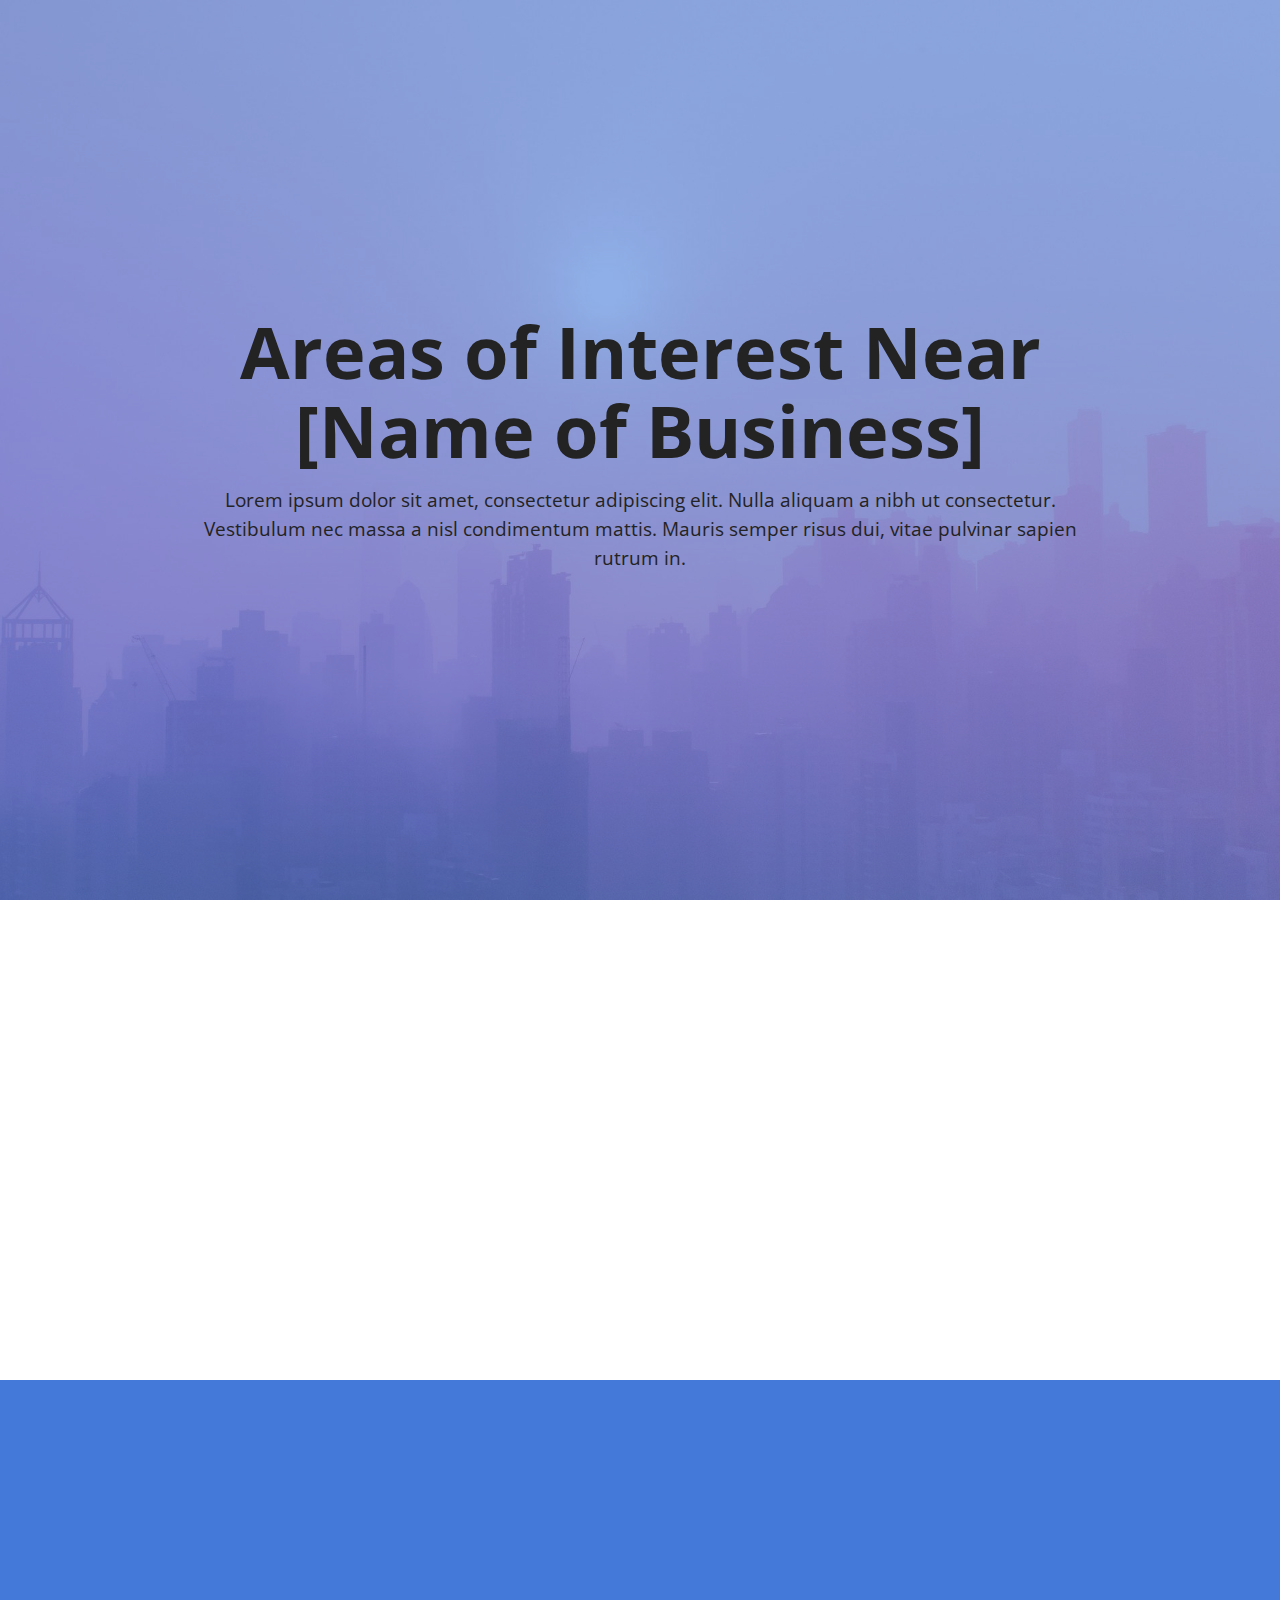
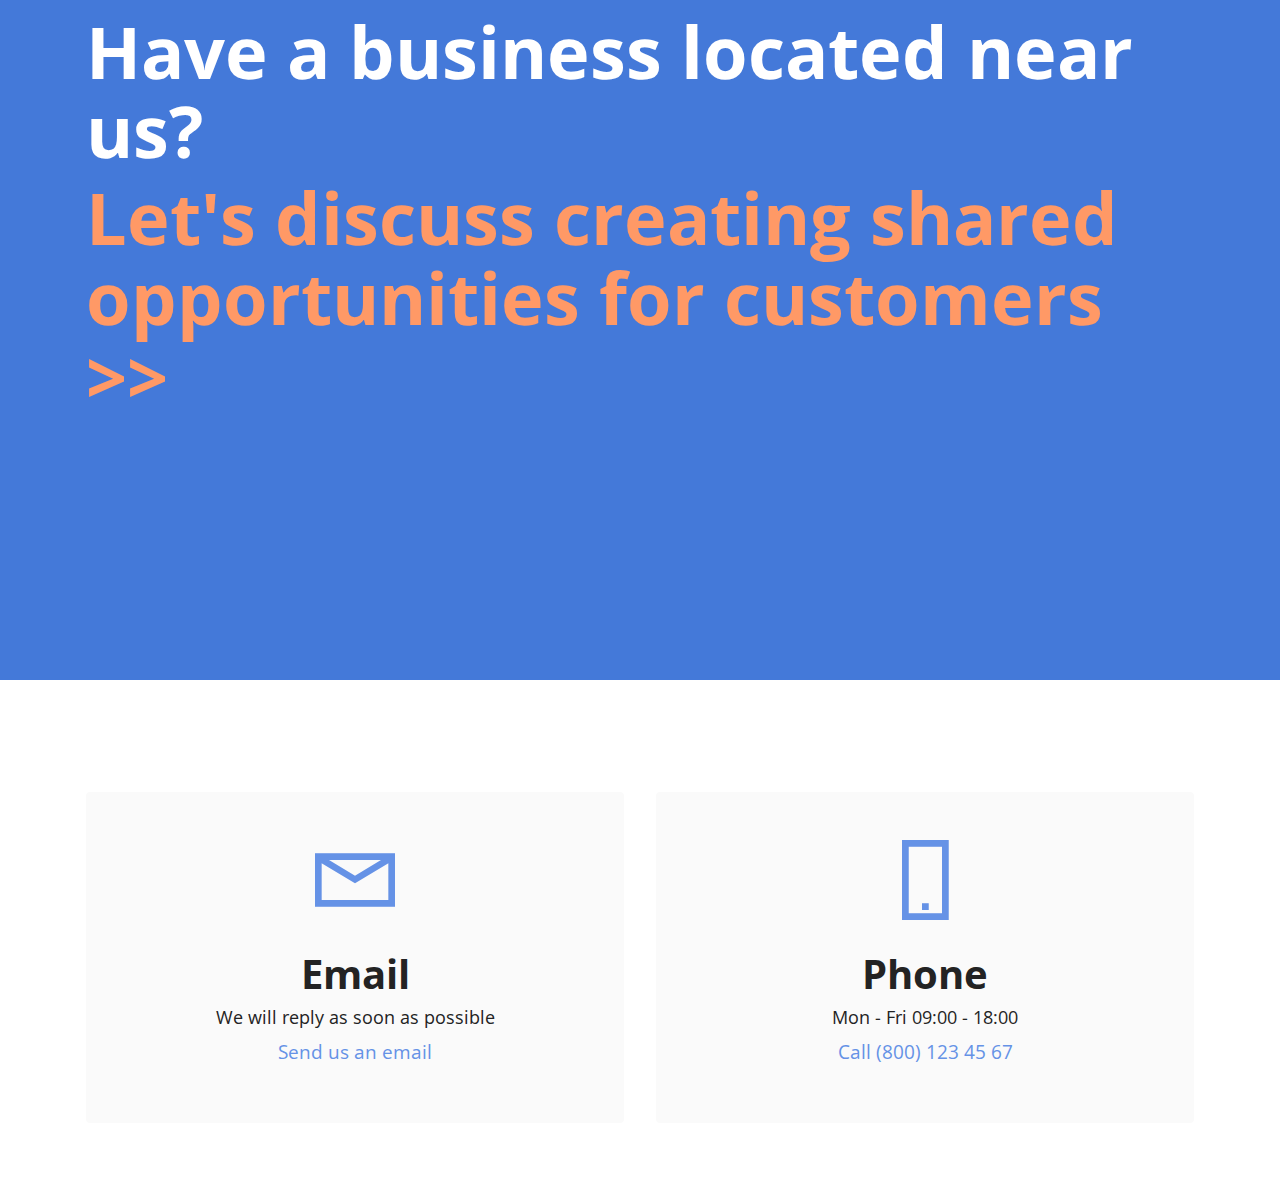
<file: nearby.html>
<!DOCTYPE html>
<html  >
<head>
  
  <meta charset="UTF-8">
  <meta http-equiv="X-UA-Compatible" content="IE=edge">
  
  <meta name="viewport" content="width=device-width, initial-scale=1, minimum-scale=1">
  <link rel="shortcut icon" href="assets/images/logo5.png" type="image/x-icon">
  <meta name="description" content="">
  
  
  <title>Nearby Areas of Interest</title>
  <link rel="stylesheet" href="assets/web/assets/mobirise-icons2/mobirise2.css">
  <link rel="stylesheet" href="assets/bootstrap/css/bootstrap.min.css">
  <link rel="stylesheet" href="assets/bootstrap/css/bootstrap-grid.min.css">
  <link rel="stylesheet" href="assets/bootstrap/css/bootstrap-reboot.min.css">
  <link rel="stylesheet" href="assets/socicon/css/styles.css">
  <link rel="stylesheet" href="assets/theme/css/style.css">
  <link rel="preload" href="https://fonts.googleapis.com/css?family=Open+Sans:300,400,500,600,700,800,300i,400i,500i,600i,700i,800i&display=swap" as="style" onload="this.onload=null;this.rel='stylesheet'">
  <noscript><link rel="stylesheet" href="https://fonts.googleapis.com/css?family=Open+Sans:300,400,500,600,700,800,300i,400i,500i,600i,700i,800i&display=swap"></noscript>
  <link rel="preload" as="style" href="assets/mobirise/css/mbr-additional.css"><link rel="stylesheet" href="assets/mobirise/css/mbr-additional.css" type="text/css">
  
  
  
  

</head>
<body>
  
  <section data-bs-version="5.1" class="header13 cid-sUGkjED1JN mbr-fullscreen" id="header13-e">

    

    <div class="mbr-overlay" style="opacity: 0.6; background-color: rgb(68, 121, 217);"></div>

    <div class="align-center container">
        <div class="row justify-content-center">
            <div class="col-12 col-lg-10">
                <h1 class="mbr-section-title mbr-fonts-style mb-3 display-1"><strong>Areas of Interest Near [Name of Business]</strong></h1>
                
                <p class="mbr-text mbr-fonts-style mb-3 display-7">Lorem ipsum dolor sit amet, consectetur adipiscing elit. Nulla aliquam a nibh ut consectetur. Vestibulum nec massa a nisl condimentum mattis. Mauris semper risus dui, vitae pulvinar sapien rutrum in.</p>
                
                
            </div>
        </div>
    </div>
</section>

<section data-bs-version="5.1" class="map2 cid-sUGLyHALIw" id="map2-g">
    
    
    <div>
        
        <div class="google-map"><iframe frameborder="0" style="border:0" src="https://www.google.com/maps/d/embed?mid=1V32oAN56-oLYOUyZ59o5xpc5jKEO7S6U&amp;hl=en&amp;ehbc=2E312F" allowfullscreen=""></iframe></div>
    </div>
</section>

<section data-bs-version="5.1" class="header8 cid-sUGlW9ewKu mbr-fullscreen" id="header8-f">
    

    
    
    <div class="container">
        <div class="row justify-content-center">
            <div class="col-12">
                <h3 class="mbr-section-title mbr-white mbr-fonts-style display-1"><strong>Have a business located near us?</strong></h3>
                <p class="mbr-text mbr-fonts-style mbr-white mb-4 display-1"><a href="#" class="text-danger"><strong>Let's discuss creating shared opportunities for customers &gt;&gt;</strong></a></p>
            </div>
        </div>
    </div>
</section>

<section data-bs-version="5.1" class="contacts1 cid-sUGLCmrCvS" id="contacts1-h">

    

    
    <div class="container">
        
        <div class="row justify-content-center mt-4">
            <div class="card col-12 col-lg-6">
                <div class="card-wrapper">
                    <div class="card-box align-center">
                        <div class="image-wrapper">
                            <span class="mbr-iconfont mobi-mbri-letter mobi-mbri"></span>
                        </div>
                        <h4 class="card-title mbr-fonts-style mb-2 display-2">
                            <strong>Email</strong>
                        </h4>
                        <p class="mbr-text mbr-fonts-style mb-2 display-4">
                            We will reply as soon as possible</p>
                        <h5 class="link mbr-fonts-style display-7"><a href="mailto:info@site.com" class="text-primary">Send us an
                                email</a>
                        </h5>
                    </div>
                </div>
            </div>
            <div class="card col-12 col-lg-6">
                <div class="card-wrapper">
                    <div class="card-box align-center">
                        <div class="image-wrapper">
                            <span class="mbr-iconfont mobi-mbri-mobile-2 mobi-mbri"></span>
                        </div>
                        <h4 class="card-title mbr-fonts-style align-center mb-2 display-2">
                            <strong>Phone</strong>
                        </h4>
                        <p class="mbr-text mbr-fonts-style mb-2 display-4">
                            Mon - Fri 09:00 - 18:00</p>
                        <h5 class="link mbr-black mbr-fonts-style display-7">
                            <a href="tel:+12345678910" class="text-primary">Call (800) 123 45 67</a>
                        </h5>
                    </div>
                </div>
            </div>
        </div>
    </div>
</section>


<script src="assets/bootstrap/js/bootstrap.bundle.min.js"></script>
  <script src="assets/smoothscroll/smooth-scroll.js"></script>
  <script src="assets/ytplayer/index.js"></script>
  <script src="assets/theme/js/script.js"></script>
  
  
  
 <div id="scrollToTop" class="scrollToTop mbr-arrow-up"><a style="text-align: center;"><i class="mbr-arrow-up-icon mbr-arrow-up-icon-cm cm-icon cm-icon-smallarrow-up"></i></a></div>
  
</body>
</html>
</file>
<file: assets/theme/css/style.css>
@charset "UTF-8";
section {
  background-color: #ffffff;
}

body {
  font-style: normal;
  line-height: 1.5;
  font-weight: 400;
  color: #232323;
  position: relative;
}

button {
  background-color: transparent;
  border-color: transparent;
}

section,
.container,
.container-fluid {
  position: relative;
  word-wrap: break-word;
}

a.mbr-iconfont:hover {
  text-decoration: none;
}

.article .lead p,
.article .lead ul,
.article .lead ol,
.article .lead pre,
.article .lead blockquote {
  margin-bottom: 0;
}

a {
  font-style: normal;
  font-weight: 400;
  cursor: pointer;
}
a, a:hover {
  text-decoration: none;
}

.mbr-section-title {
  font-style: normal;
  line-height: 1.3;
}

.mbr-section-subtitle {
  line-height: 1.3;
}

.mbr-text {
  font-style: normal;
  line-height: 1.7;
}

h1,
h2,
h3,
h4,
h5,
h6,
.display-1,
.display-2,
.display-4,
.display-5,
.display-7,
span,
p,
a {
  line-height: 1;
  word-break: break-word;
  word-wrap: break-word;
  font-weight: 400;
}

b,
strong {
  font-weight: bold;
}

input:-webkit-autofill, input:-webkit-autofill:hover, input:-webkit-autofill:focus, input:-webkit-autofill:active {
  transition-delay: 9999s;
  -webkit-transition-property: background-color, color;
  transition-property: background-color, color;
}

textarea[type=hidden] {
  display: none;
}

section {
  background-position: 50% 50%;
  background-repeat: no-repeat;
  background-size: cover;
}
section .mbr-background-video,
section .mbr-background-video-preview {
  position: absolute;
  bottom: 0;
  left: 0;
  right: 0;
  top: 0;
}

.hidden {
  visibility: hidden;
}

.mbr-z-index20 {
  z-index: 20;
}

/*! Base colors */
.mbr-white {
  color: #ffffff;
}

.mbr-black {
  color: #111111;
}

.mbr-bg-white {
  background-color: #ffffff;
}

.mbr-bg-black {
  background-color: #000000;
}

/*! Text-aligns */
.align-left {
  text-align: left;
}

.align-center {
  text-align: center;
}

.align-right {
  text-align: right;
}

/*! Font-weight  */
.mbr-light {
  font-weight: 300;
}

.mbr-regular {
  font-weight: 400;
}

.mbr-semibold {
  font-weight: 500;
}

.mbr-bold {
  font-weight: 700;
}

/*! Media  */
.media-content {
  flex-basis: 100%;
}

.media-container-row {
  display: flex;
  flex-direction: row;
  flex-wrap: wrap;
  justify-content: center;
  align-content: center;
  align-items: start;
}
.media-container-row .media-size-item {
  width: 400px;
}

.media-container-column {
  display: flex;
  flex-direction: column;
  flex-wrap: wrap;
  justify-content: center;
  align-content: center;
  align-items: stretch;
}
.media-container-column > * {
  width: 100%;
}

@media (min-width: 992px) {
  .media-container-row {
    flex-wrap: nowrap;
  }
}
figure {
  margin-bottom: 0;
  overflow: hidden;
}

figure[mbr-media-size] {
  transition: width 0.1s;
}

img,
iframe {
  display: block;
  width: 100%;
}

.card {
  background-color: transparent;
  border: none;
}

.card-box {
  width: 100%;
}

.card-img {
  text-align: center;
  flex-shrink: 0;
  -webkit-flex-shrink: 0;
}

.media {
  max-width: 100%;
  margin: 0 auto;
}

.mbr-figure {
  align-self: center;
}

.media-container > div {
  max-width: 100%;
}

.mbr-figure img,
.card-img img {
  width: 100%;
}

@media (max-width: 991px) {
  .media-size-item {
    width: auto !important;
  }

  .media {
    width: auto;
  }

  .mbr-figure {
    width: 100% !important;
  }
}
/*! Buttons */
.mbr-section-btn {
  margin-left: -0.6rem;
  margin-right: -0.6rem;
  font-size: 0;
}

.btn {
  font-weight: 600;
  border-width: 1px;
  font-style: normal;
  margin: 0.6rem 0.6rem;
  white-space: normal;
  transition: all 0.2s ease-in-out;
  display: inline-flex;
  align-items: center;
  justify-content: center;
  word-break: break-word;
}

.btn-sm {
  font-weight: 600;
  letter-spacing: 0px;
  transition: all 0.3s ease-in-out;
}

.btn-md {
  font-weight: 600;
  letter-spacing: 0px;
  transition: all 0.3s ease-in-out;
}

.btn-lg {
  font-weight: 600;
  letter-spacing: 0px;
  transition: all 0.3s ease-in-out;
}

.btn-form {
  margin: 0;
}
.btn-form:hover {
  cursor: pointer;
}

nav .mbr-section-btn {
  margin-left: 0rem;
  margin-right: 0rem;
}

/*! Btn icon margin */
.btn .mbr-iconfont,
.btn.btn-sm .mbr-iconfont {
  order: 1;
  cursor: pointer;
  margin-left: 0.5rem;
  vertical-align: sub;
}

.btn.btn-md .mbr-iconfont,
.btn.btn-md .mbr-iconfont {
  margin-left: 0.8rem;
}

.mbr-regular {
  font-weight: 400;
}

.mbr-semibold {
  font-weight: 500;
}

.mbr-bold {
  font-weight: 700;
}

[type=submit] {
  -webkit-appearance: none;
}

/*! Full-screen */
.mbr-fullscreen .mbr-overlay {
  min-height: 100vh;
}

.mbr-fullscreen {
  display: flex;
  display: -moz-flex;
  display: -ms-flex;
  display: -o-flex;
  align-items: center;
  min-height: 100vh;
  padding-top: 3rem;
  padding-bottom: 3rem;
}

/*! Map */
.map {
  height: 25rem;
  position: relative;
}
.map iframe {
  width: 100%;
  height: 100%;
}

/*! Scroll to top arrow */
.mbr-arrow-up {
  bottom: 25px;
  right: 90px;
  position: fixed;
  text-align: right;
  z-index: 5000;
  color: #ffffff;
  font-size: 22px;
}

.mbr-arrow-up a {
  background: rgba(0, 0, 0, 0.2);
  border-radius: 50%;
  color: #fff;
  display: inline-block;
  height: 60px;
  width: 60px;
  border: 2px solid #fff;
  outline-style: none !important;
  position: relative;
  text-decoration: none;
  transition: all 0.3s ease-in-out;
  cursor: pointer;
  text-align: center;
}
.mbr-arrow-up a:hover {
  background-color: rgba(0, 0, 0, 0.4);
}
.mbr-arrow-up a i {
  line-height: 60px;
}

.mbr-arrow-up-icon {
  display: block;
  color: #fff;
}

.mbr-arrow-up-icon::before {
  content: "›";
  display: inline-block;
  font-family: serif;
  font-size: 22px;
  line-height: 1;
  font-style: normal;
  position: relative;
  top: 6px;
  left: -4px;
  transform: rotate(-90deg);
}

/*! Arrow Down */
.mbr-arrow {
  position: absolute;
  bottom: 45px;
  left: 50%;
  width: 60px;
  height: 60px;
  cursor: pointer;
  background-color: rgba(80, 80, 80, 0.5);
  border-radius: 50%;
  transform: translateX(-50%);
}
@media (max-width: 767px) {
  .mbr-arrow {
    display: none;
  }
}
.mbr-arrow > a {
  display: inline-block;
  text-decoration: none;
  outline-style: none;
  -webkit-animation: arrowdown 1.7s ease-in-out infinite;
          animation: arrowdown 1.7s ease-in-out infinite;
  color: #ffffff;
}
.mbr-arrow > a > i {
  position: absolute;
  top: -2px;
  left: 15px;
  font-size: 2rem;
}

#scrollToTop a i::before {
  content: "";
  position: absolute;
  display: block;
  border-bottom: 2.5px solid #fff;
  border-left: 2.5px solid #fff;
  width: 27.8%;
  height: 27.8%;
  left: 50%;
  top: 51%;
  transform: translateY(-30%) translateX(-50%) rotate(135deg);
}

@keyframes arrowdown {
  0% {
    transform: translateY(0px);
  }
  50% {
    transform: translateY(-5px);
  }
  100% {
    transform: translateY(0px);
  }
}
@-webkit-keyframes arrowdown {
  0% {
    transform: translateY(0px);
  }
  50% {
    transform: translateY(-5px);
  }
  100% {
    transform: translateY(0px);
  }
}
@media (max-width: 500px) {
  .mbr-arrow-up {
    left: 0;
    right: 0;
    text-align: center;
  }
}
/*Gradients animation*/
@keyframes gradient-animation {
  from {
    background-position: 0% 100%;
    -webkit-animation-timing-function: ease-in-out;
            animation-timing-function: ease-in-out;
  }
  to {
    background-position: 100% 0%;
    -webkit-animation-timing-function: ease-in-out;
            animation-timing-function: ease-in-out;
  }
}
@-webkit-keyframes gradient-animation {
  from {
    background-position: 0% 100%;
    -webkit-animation-timing-function: ease-in-out;
            animation-timing-function: ease-in-out;
  }
  to {
    background-position: 100% 0%;
    -webkit-animation-timing-function: ease-in-out;
            animation-timing-function: ease-in-out;
  }
}
.bg-gradient {
  background-size: 200% 200%;
  animation: gradient-animation 5s infinite alternate;
  -webkit-animation: gradient-animation 5s infinite alternate;
}

.menu .navbar-brand {
  display: -webkit-flex;
}
.menu .navbar-brand span {
  display: flex;
  display: -webkit-flex;
}
.menu .navbar-brand .navbar-caption-wrap {
  display: -webkit-flex;
}
.menu .navbar-brand .navbar-logo img {
  display: -webkit-flex;
  width: auto;
}
@media (min-width: 768px) and (max-width: 991px) {
  .menu .navbar-toggleable-sm .navbar-nav {
    display: -ms-flexbox;
  }
}
@media (max-width: 991px) {
  .menu .navbar-collapse {
    max-height: 93.5vh;
  }
  .menu .navbar-collapse.show {
    overflow: auto;
  }
}
@media (min-width: 992px) {
  .menu .navbar-nav.nav-dropdown {
    display: -webkit-flex;
  }
  .menu .navbar-toggleable-sm .navbar-collapse {
    display: -webkit-flex !important;
  }
  .menu .collapsed .navbar-collapse {
    max-height: 93.5vh;
  }
  .menu .collapsed .navbar-collapse.show {
    overflow: auto;
  }
}
@media (max-width: 767px) {
  .menu .navbar-collapse {
    max-height: 80vh;
  }
}

.nav-link .mbr-iconfont {
  margin-right: 0.5rem;
}

.navbar {
  display: -webkit-flex;
  -webkit-flex-wrap: wrap;
  -webkit-align-items: center;
  -webkit-justify-content: space-between;
}

.navbar-collapse {
  -webkit-flex-basis: 100%;
  -webkit-flex-grow: 1;
  -webkit-align-items: center;
}

.nav-dropdown .link {
  padding: 0.667em 1.667em !important;
  margin: 0 !important;
}

.nav {
  display: -webkit-flex;
  -webkit-flex-wrap: wrap;
}

.row {
  display: -webkit-flex;
  -webkit-flex-wrap: wrap;
}

.justify-content-center {
  -webkit-justify-content: center;
}

.form-inline {
  display: -webkit-flex;
}

.card-wrapper {
  -webkit-flex: 1;
}

.carousel-control {
  z-index: 10;
  display: -webkit-flex;
}

.carousel-controls {
  display: -webkit-flex;
}

.media {
  display: -webkit-flex;
}

.form-group:focus {
  outline: none;
}

.jq-selectbox__select {
  padding: 7px 0;
  position: relative;
}

.jq-selectbox__dropdown {
  overflow: hidden;
  border-radius: 10px;
  position: absolute;
  top: 100%;
  left: 0 !important;
  width: 100% !important;
}

.jq-selectbox__trigger-arrow {
  right: 0;
  transform: translateY(-50%);
}

.jq-selectbox li {
  padding: 1.07em 0.5em;
}

input[type=range] {
  padding-left: 0 !important;
  padding-right: 0 !important;
}

.modal-dialog,
.modal-content {
  height: 100%;
}

.modal-dialog .carousel-inner {
  height: calc(100vh - 1.75rem);
}
@media (max-width: 575px) {
  .modal-dialog .carousel-inner {
    height: calc(100vh - 1rem);
  }
}

.carousel-item {
  text-align: center;
}

.carousel-item img {
  margin: auto;
}

.navbar-toggler {
  align-self: flex-start;
  padding: 0.25rem 0.75rem;
  font-size: 1.25rem;
  line-height: 1;
  background: transparent;
  border: 1px solid transparent;
  border-radius: 0.25rem;
}

.navbar-toggler:focus,
.navbar-toggler:hover {
  text-decoration: none;
  box-shadow: none;
}

.navbar-toggler-icon {
  display: inline-block;
  width: 1.5em;
  height: 1.5em;
  vertical-align: middle;
  content: "";
  background: no-repeat center center;
  background-size: 100% 100%;
}

.navbar-toggler-left {
  position: absolute;
  left: 1rem;
}

.navbar-toggler-right {
  position: absolute;
  right: 1rem;
}

.card-img {
  width: auto;
}

.menu .navbar.collapsed:not(.beta-menu) {
  flex-direction: column;
}

.carousel-item.active,
.carousel-item-next,
.carousel-item-prev {
  display: flex;
}

.note-air-layout .dropup .dropdown-menu,
.note-air-layout .navbar-fixed-bottom .dropdown .dropdown-menu {
  bottom: initial !important;
}

html,
body {
  height: auto;
  min-height: 100vh;
}

.dropup .dropdown-toggle::after {
  display: none;
}

.form-asterisk {
  font-family: initial;
  position: absolute;
  top: -2px;
  font-weight: normal;
}

.form-control-label {
  position: relative;
  cursor: pointer;
  margin-bottom: 0.357em;
  padding: 0;
}

.alert {
  color: #ffffff;
  border-radius: 0;
  border: 0;
  font-size: 1.1rem;
  line-height: 1.5;
  margin-bottom: 1.875rem;
  padding: 1.25rem;
  position: relative;
  text-align: center;
}
.alert.alert-form::after {
  background-color: inherit;
  bottom: -7px;
  content: "";
  display: block;
  height: 14px;
  left: 50%;
  margin-left: -7px;
  position: absolute;
  transform: rotate(45deg);
  width: 14px;
}

.form-control {
  background-color: #ffffff;
  background-clip: border-box;
  color: #232323;
  line-height: 1rem !important;
  height: auto;
  padding: 0.6rem 1.2rem;
  transition: border-color 0.25s ease 0s;
  border: 1px solid transparent !important;
  border-radius: 4px;
  box-shadow: rgba(0, 0, 0, 0.07) 0px 1px 1px 0px, rgba(0, 0, 0, 0.07) 0px 1px 3px 0px, rgba(0, 0, 0, 0.03) 0px 0px 0px 1px;
}
.form-active .form-control:invalid {
  border-color: red;
}

form .row {
  margin-left: -0.6rem;
  margin-right: -0.6rem;
}
form .row [class*=col] {
  padding-left: 0.6rem;
  padding-right: 0.6rem;
}

form .mbr-section-btn {
  margin: 0;
  padding-left: 0.6rem;
  padding-right: 0.6rem;
}

form .btn {
  display: flex;
  padding: 0.6rem 1.2rem;
  margin: 0;
}

form .form-check-input {
  margin-top: 0.5;
}

textarea.form-control {
  line-height: 1.5rem !important;
}

.form-group {
  margin-bottom: 1.2rem;
}

.form-control,
form .btn {
  min-height: 48px;
}

.gdpr-block label span.textGDPR input[name=gdpr] {
  top: 7px;
}

.form-control:focus {
  box-shadow: none;
}

:focus {
  outline: none;
}

.mbr-overlay {
  background-color: #000;
  bottom: 0;
  left: 0;
  opacity: 0.5;
  position: absolute;
  right: 0;
  top: 0;
  z-index: 0;
  pointer-events: none;
}

blockquote {
  font-style: italic;
  padding: 3rem;
  font-size: 1.09rem;
  position: relative;
  border-left: 3px solid;
}

ul,
ol,
pre,
blockquote {
  margin-bottom: 2.3125rem;
}

.mt-4 {
  margin-top: 2rem !important;
}

.mb-4 {
  margin-bottom: 2rem !important;
}

@media (min-width: 992px) {
  .container {
    padding-left: 16px;
    padding-right: 16px;
  }

  .row {
    margin-left: -16px;
    margin-right: -16px;
  }
  .row > [class*=col] {
    padding-left: 16px;
    padding-right: 16px;
  }
}
@media (min-width: 768px) {
  .container-fluid {
    padding-left: 32px;
    padding-right: 32px;
  }
}
@media (min-width: 768px) and (max-width: 991px) {
  .mbr-container {
    padding-left: 32px;
    padding-right: 32px;
  }
}
@media (max-width: 767px) {
  .mbr-container {
    padding-left: 16px;
    padding-right: 16px;
  }
}
.card-wrapper,
.item-wrapper {
  overflow: hidden;
}

.app-video-wrapper > img {
  opacity: 1;
}

.item {
  position: relative;
}

.dropdown-menu .dropdown-menu {
  left: 100%;
}

.dropdown-item + .dropdown-menu {
  display: none;
}

.dropdown-item:hover + .dropdown-menu,
.dropdown-menu:hover {
  display: block;
}

@media (min-aspect-ratio: 16/9) {
  .mbr-video-foreground {
    height: 300% !important;
    top: -100% !important;
  }
}
@media (max-aspect-ratio: 16/9) {
  .mbr-video-foreground {
    width: 300% !important;
    left: -100% !important;
  }
}
</file>
<file: assets/mobirise/css/mbr-additional.css>
body {
  font-family: Jost;
}
.display-1 {
  font-family: 'Open Sans', sans-serif;
  font-size: 4.5rem;
  line-height: 1.1;
}
.display-1 > .mbr-iconfont {
  font-size: 5.625rem;
}
.display-2 {
  font-family: 'Open Sans', sans-serif;
  font-size: 2.5rem;
  line-height: 1.1;
}
.display-2 > .mbr-iconfont {
  font-size: 3.125rem;
}
.display-4 {
  font-family: 'Open Sans', sans-serif;
  font-size: 1.1rem;
  line-height: 1.5;
}
.display-4 > .mbr-iconfont {
  font-size: 1.375rem;
}
.display-5 {
  font-family: 'Open Sans', sans-serif;
  font-size: 1.5rem;
  line-height: 1.5;
}
.display-5 > .mbr-iconfont {
  font-size: 1.875rem;
}
.display-7 {
  font-family: 'Open Sans', sans-serif;
  font-size: 1.2rem;
  line-height: 1.5;
}
.display-7 > .mbr-iconfont {
  font-size: 1.5rem;
}
/* ---- Fluid typography for mobile devices ---- */
/* 1.4 - font scale ratio ( bootstrap == 1.42857 ) */
/* 100vw - current viewport width */
/* (48 - 20)  48 == 48rem == 768px, 20 == 20rem == 320px(minimal supported viewport) */
/* 0.65 - min scale variable, may vary */
@media (max-width: 992px) {
  .display-1 {
    font-size: 3.6rem;
  }
}
@media (max-width: 768px) {
  .display-1 {
    font-size: 3.15rem;
    font-size: calc( 2.225rem + (4.5 - 2.225) * ((100vw - 20rem) / (48 - 20)));
    line-height: calc( 1.1 * (2.225rem + (4.5 - 2.225) * ((100vw - 20rem) / (48 - 20))));
  }
  .display-2 {
    font-size: 2rem;
    font-size: calc( 1.525rem + (2.5 - 1.525) * ((100vw - 20rem) / (48 - 20)));
    line-height: calc( 1.3 * (1.525rem + (2.5 - 1.525) * ((100vw - 20rem) / (48 - 20))));
  }
  .display-4 {
    font-size: 0.88rem;
    font-size: calc( 1.0350000000000001rem + (1.1 - 1.0350000000000001) * ((100vw - 20rem) / (48 - 20)));
    line-height: calc( 1.4 * (1.0350000000000001rem + (1.1 - 1.0350000000000001) * ((100vw - 20rem) / (48 - 20))));
  }
  .display-5 {
    font-size: 1.2rem;
    font-size: calc( 1.175rem + (1.5 - 1.175) * ((100vw - 20rem) / (48 - 20)));
    line-height: calc( 1.4 * (1.175rem + (1.5 - 1.175) * ((100vw - 20rem) / (48 - 20))));
  }
  .display-7 {
    font-size: 0.96rem;
    font-size: calc( 1.07rem + (1.2 - 1.07) * ((100vw - 20rem) / (48 - 20)));
    line-height: calc( 1.4 * (1.07rem + (1.2 - 1.07) * ((100vw - 20rem) / (48 - 20))));
  }
}
/* Buttons */
.btn {
  padding: 0.6rem 1.2rem;
  border-radius: 4px;
}
.btn-sm {
  padding: 0.6rem 1.2rem;
  border-radius: 4px;
}
.btn-md {
  padding: 0.6rem 1.2rem;
  border-radius: 4px;
}
.btn-lg {
  padding: 1rem 2.6rem;
  border-radius: 4px;
}
.bg-primary {
  background-color: #6592e6 !important;
}
.bg-success {
  background-color: #40b0bf !important;
}
.bg-info {
  background-color: #22a5e5 !important;
}
.bg-warning {
  background-color: #ffe161 !important;
}
.bg-danger {
  background-color: #ff9966 !important;
}
.btn-primary,
.btn-primary:active {
  background-color: #6592e6 !important;
  border-color: #6592e6 !important;
  color: #ffffff !important;
  box-shadow: 0 2px 2px 0 rgba(0, 0, 0, 0.2);
}
.btn-primary:hover,
.btn-primary:focus,
.btn-primary.focus,
.btn-primary.active {
  color: #ffffff !important;
  background-color: #2260d2 !important;
  border-color: #2260d2 !important;
  box-shadow: 0 2px 5px 0 rgba(0, 0, 0, 0.2);
}
.btn-primary.disabled,
.btn-primary:disabled {
  color: #ffffff !important;
  background-color: #2260d2 !important;
  border-color: #2260d2 !important;
}
.btn-secondary,
.btn-secondary:active {
  background-color: #ff6666 !important;
  border-color: #ff6666 !important;
  color: #ffffff !important;
  box-shadow: 0 2px 2px 0 rgba(0, 0, 0, 0.2);
}
.btn-secondary:hover,
.btn-secondary:focus,
.btn-secondary.focus,
.btn-secondary.active {
  color: #ffffff !important;
  background-color: #ff0f0f !important;
  border-color: #ff0f0f !important;
  box-shadow: 0 2px 5px 0 rgba(0, 0, 0, 0.2);
}
.btn-secondary.disabled,
.btn-secondary:disabled {
  color: #ffffff !important;
  background-color: #ff0f0f !important;
  border-color: #ff0f0f !important;
}
.btn-info,
.btn-info:active {
  background-color: #22a5e5 !important;
  border-color: #22a5e5 !important;
  color: #ffffff !important;
  box-shadow: 0 2px 2px 0 rgba(0, 0, 0, 0.2);
}
.btn-info:hover,
.btn-info:focus,
.btn-info.focus,
.btn-info.active {
  color: #ffffff !important;
  background-color: #13709e !important;
  border-color: #13709e !important;
  box-shadow: 0 2px 5px 0 rgba(0, 0, 0, 0.2);
}
.btn-info.disabled,
.btn-info:disabled {
  color: #ffffff !important;
  background-color: #13709e !important;
  border-color: #13709e !important;
}
.btn-success,
.btn-success:active {
  background-color: #40b0bf !important;
  border-color: #40b0bf !important;
  color: #ffffff !important;
  box-shadow: 0 2px 2px 0 rgba(0, 0, 0, 0.2);
}
.btn-success:hover,
.btn-success:focus,
.btn-success.focus,
.btn-success.active {
  color: #ffffff !important;
  background-color: #2a747e !important;
  border-color: #2a747e !important;
  box-shadow: 0 2px 5px 0 rgba(0, 0, 0, 0.2);
}
.btn-success.disabled,
.btn-success:disabled {
  color: #ffffff !important;
  background-color: #2a747e !important;
  border-color: #2a747e !important;
}
.btn-warning,
.btn-warning:active {
  background-color: #ffe161 !important;
  border-color: #ffe161 !important;
  color: #614f00 !important;
  box-shadow: 0 2px 2px 0 rgba(0, 0, 0, 0.2);
}
.btn-warning:hover,
.btn-warning:focus,
.btn-warning.focus,
.btn-warning.active {
  color: #0a0800 !important;
  background-color: #ffd10a !important;
  border-color: #ffd10a !important;
  box-shadow: 0 2px 5px 0 rgba(0, 0, 0, 0.2);
}
.btn-warning.disabled,
.btn-warning:disabled {
  color: #614f00 !important;
  background-color: #ffd10a !important;
  border-color: #ffd10a !important;
}
.btn-danger,
.btn-danger:active {
  background-color: #ff9966 !important;
  border-color: #ff9966 !important;
  color: #ffffff !important;
  box-shadow: 0 2px 2px 0 rgba(0, 0, 0, 0.2);
}
.btn-danger:hover,
.btn-danger:focus,
.btn-danger.focus,
.btn-danger.active {
  color: #ffffff !important;
  background-color: #ff5f0f !important;
  border-color: #ff5f0f !important;
  box-shadow: 0 2px 5px 0 rgba(0, 0, 0, 0.2);
}
.btn-danger.disabled,
.btn-danger:disabled {
  color: #ffffff !important;
  background-color: #ff5f0f !important;
  border-color: #ff5f0f !important;
}
.btn-white,
.btn-white:active {
  background-color: #fafafa !important;
  border-color: #fafafa !important;
  color: #7a7a7a !important;
  box-shadow: 0 2px 2px 0 rgba(0, 0, 0, 0.2);
}
.btn-white:hover,
.btn-white:focus,
.btn-white.focus,
.btn-white.active {
  color: #4f4f4f !important;
  background-color: #cfcfcf !important;
  border-color: #cfcfcf !important;
  box-shadow: 0 2px 5px 0 rgba(0, 0, 0, 0.2);
}
.btn-white.disabled,
.btn-white:disabled {
  color: #7a7a7a !important;
  background-color: #cfcfcf !important;
  border-color: #cfcfcf !important;
}
.btn-black,
.btn-black:active {
  background-color: #232323 !important;
  border-color: #232323 !important;
  color: #ffffff !important;
  box-shadow: 0 2px 2px 0 rgba(0, 0, 0, 0.2);
}
.btn-black:hover,
.btn-black:focus,
.btn-black.focus,
.btn-black.active {
  color: #ffffff !important;
  background-color: #000000 !important;
  border-color: #000000 !important;
  box-shadow: 0 2px 5px 0 rgba(0, 0, 0, 0.2);
}
.btn-black.disabled,
.btn-black:disabled {
  color: #ffffff !important;
  background-color: #000000 !important;
  border-color: #000000 !important;
}
.btn-primary-outline,
.btn-primary-outline:active {
  background-color: transparent !important;
  border-color: transparent;
  color: #6592e6;
}
.btn-primary-outline:hover,
.btn-primary-outline:focus,
.btn-primary-outline.focus,
.btn-primary-outline.active {
  color: #2260d2 !important;
  background-color: transparent!important;
  border-color: transparent!important;
  box-shadow: none!important;
}
.btn-primary-outline.disabled,
.btn-primary-outline:disabled {
  color: #ffffff !important;
  background-color: #6592e6 !important;
  border-color: #6592e6 !important;
}
.btn-secondary-outline,
.btn-secondary-outline:active {
  background-color: transparent !important;
  border-color: transparent;
  color: #ff6666;
}
.btn-secondary-outline:hover,
.btn-secondary-outline:focus,
.btn-secondary-outline.focus,
.btn-secondary-outline.active {
  color: #ff0f0f !important;
  background-color: transparent!important;
  border-color: transparent!important;
  box-shadow: none!important;
}
.btn-secondary-outline.disabled,
.btn-secondary-outline:disabled {
  color: #ffffff !important;
  background-color: #ff6666 !important;
  border-color: #ff6666 !important;
}
.btn-info-outline,
.btn-info-outline:active {
  background-color: transparent !important;
  border-color: transparent;
  color: #22a5e5;
}
.btn-info-outline:hover,
.btn-info-outline:focus,
.btn-info-outline.focus,
.btn-info-outline.active {
  color: #13709e !important;
  background-color: transparent!important;
  border-color: transparent!important;
  box-shadow: none!important;
}
.btn-info-outline.disabled,
.btn-info-outline:disabled {
  color: #ffffff !important;
  background-color: #22a5e5 !important;
  border-color: #22a5e5 !important;
}
.btn-success-outline,
.btn-success-outline:active {
  background-color: transparent !important;
  border-color: transparent;
  color: #40b0bf;
}
.btn-success-outline:hover,
.btn-success-outline:focus,
.btn-success-outline.focus,
.btn-success-outline.active {
  color: #2a747e !important;
  background-color: transparent!important;
  border-color: transparent!important;
  box-shadow: none!important;
}
.btn-success-outline.disabled,
.btn-success-outline:disabled {
  color: #ffffff !important;
  background-color: #40b0bf !important;
  border-color: #40b0bf !important;
}
.btn-warning-outline,
.btn-warning-outline:active {
  background-color: transparent !important;
  border-color: transparent;
  color: #ffe161;
}
.btn-warning-outline:hover,
.btn-warning-outline:focus,
.btn-warning-outline.focus,
.btn-warning-outline.active {
  color: #ffd10a !important;
  background-color: transparent!important;
  border-color: transparent!important;
  box-shadow: none!important;
}
.btn-warning-outline.disabled,
.btn-warning-outline:disabled {
  color: #614f00 !important;
  background-color: #ffe161 !important;
  border-color: #ffe161 !important;
}
.btn-danger-outline,
.btn-danger-outline:active {
  background-color: transparent !important;
  border-color: transparent;
  color: #ff9966;
}
.btn-danger-outline:hover,
.btn-danger-outline:focus,
.btn-danger-outline.focus,
.btn-danger-outline.active {
  color: #ff5f0f !important;
  background-color: transparent!important;
  border-color: transparent!important;
  box-shadow: none!important;
}
.btn-danger-outline.disabled,
.btn-danger-outline:disabled {
  color: #ffffff !important;
  background-color: #ff9966 !important;
  border-color: #ff9966 !important;
}
.btn-black-outline,
.btn-black-outline:active {
  background-color: transparent !important;
  border-color: transparent;
  color: #232323;
}
.btn-black-outline:hover,
.btn-black-outline:focus,
.btn-black-outline.focus,
.btn-black-outline.active {
  color: #000000 !important;
  background-color: transparent!important;
  border-color: transparent!important;
  box-shadow: none!important;
}
.btn-black-outline.disabled,
.btn-black-outline:disabled {
  color: #ffffff !important;
  background-color: #232323 !important;
  border-color: #232323 !important;
}
.btn-white-outline,
.btn-white-outline:active {
  background-color: transparent !important;
  border-color: transparent;
  color: #fafafa;
}
.btn-white-outline:hover,
.btn-white-outline:focus,
.btn-white-outline.focus,
.btn-white-outline.active {
  color: #cfcfcf !important;
  background-color: transparent!important;
  border-color: transparent!important;
  box-shadow: none!important;
}
.btn-white-outline.disabled,
.btn-white-outline:disabled {
  color: #7a7a7a !important;
  background-color: #fafafa !important;
  border-color: #fafafa !important;
}
.text-primary {
  color: #6592e6 !important;
}
.text-secondary {
  color: #ff6666 !important;
}
.text-success {
  color: #40b0bf !important;
}
.text-info {
  color: #22a5e5 !important;
}
.text-warning {
  color: #ffe161 !important;
}
.text-danger {
  color: #ff9966 !important;
}
.text-white {
  color: #fafafa !important;
}
.text-black {
  color: #232323 !important;
}
a.text-primary:hover,
a.text-primary:focus,
a.text-primary.active {
  color: #205ac5 !important;
}
a.text-secondary:hover,
a.text-secondary:focus,
a.text-secondary.active {
  color: #ff0000 !important;
}
a.text-success:hover,
a.text-success:focus,
a.text-success.active {
  color: #266a73 !important;
}
a.text-info:hover,
a.text-info:focus,
a.text-info.active {
  color: #116690 !important;
}
a.text-warning:hover,
a.text-warning:focus,
a.text-warning.active {
  color: #facb00 !important;
}
a.text-danger:hover,
a.text-danger:focus,
a.text-danger.active {
  color: #ff5500 !important;
}
a.text-white:hover,
a.text-white:focus,
a.text-white.active {
  color: #c7c7c7 !important;
}
a.text-black:hover,
a.text-black:focus,
a.text-black.active {
  color: #000000 !important;
}
a[class*="text-"]:not(.nav-link):not(.dropdown-item):not([role]):not(.navbar-caption) {
  position: relative;
  background-image: transparent;
  background-size: 10000px 2px;
  background-repeat: no-repeat;
  background-position: 0px 1.2em;
  background-position: -10000px 1.2em;
}
a[class*="text-"]:not(.nav-link):not(.dropdown-item):not([role]):not(.navbar-caption):hover {
  transition: background-position 2s ease-in-out;
  background-image: linear-gradient(currentColor 50%, currentColor 50%);
  background-position: 0px 1.2em;
}
.nav-tabs .nav-link.active {
  color: #6592e6;
}
.nav-tabs .nav-link:not(.active) {
  color: #232323;
}
.alert-success {
  background-color: #70c770;
}
.alert-info {
  background-color: #22a5e5;
}
.alert-warning {
  background-color: #ffe161;
}
.alert-danger {
  background-color: #ff9966;
}
.mbr-gallery-filter li.active .btn {
  background-color: #6592e6;
  border-color: #6592e6;
  color: #ffffff;
}
.mbr-gallery-filter li.active .btn:focus {
  box-shadow: none;
}
a,
a:hover {
  color: #6592e6;
}
.mbr-plan-header.bg-primary .mbr-plan-subtitle,
.mbr-plan-header.bg-primary .mbr-plan-price-desc {
  color: #ffffff;
}
.mbr-plan-header.bg-success .mbr-plan-subtitle,
.mbr-plan-header.bg-success .mbr-plan-price-desc {
  color: #a0d8df;
}
.mbr-plan-header.bg-info .mbr-plan-subtitle,
.mbr-plan-header.bg-info .mbr-plan-price-desc {
  color: #d9effa;
}
.mbr-plan-header.bg-warning .mbr-plan-subtitle,
.mbr-plan-header.bg-warning .mbr-plan-price-desc {
  color: #ffffff;
}
.mbr-plan-header.bg-danger .mbr-plan-subtitle,
.mbr-plan-header.bg-danger .mbr-plan-price-desc {
  color: #ffffff;
}
/* Scroll to top button*/
.form-control {
  font-family: 'Open Sans', sans-serif;
  font-size: 1.1rem;
  line-height: 1.5;
  font-weight: 400;
}
.form-control > .mbr-iconfont {
  font-size: 1.375rem;
}
.form-control:hover,
.form-control:focus {
  box-shadow: rgba(0, 0, 0, 0.07) 0px 1px 1px 0px, rgba(0, 0, 0, 0.07) 0px 1px 3px 0px, rgba(0, 0, 0, 0.03) 0px 0px 0px 1px;
  border-color: #6592e6 !important;
}
.form-control:-webkit-input-placeholder {
  font-family: 'Open Sans', sans-serif;
  font-size: 1.1rem;
  line-height: 1.5;
  font-weight: 400;
}
.form-control:-webkit-input-placeholder > .mbr-iconfont {
  font-size: 1.375rem;
}
blockquote {
  border-color: #6592e6;
}
/* Forms */
.jq-selectbox li:hover,
.jq-selectbox li.selected {
  background-color: #6592e6;
  color: #ffffff;
}
.jq-number__spin {
  transition: 0.25s ease;
}
.jq-number__spin:hover {
  border-color: #6592e6;
}
.jq-selectbox .jq-selectbox__trigger-arrow,
.jq-number__spin.minus:after,
.jq-number__spin.plus:after {
  transition: 0.4s;
  border-top-color: #353535;
  border-bottom-color: #353535;
}
.jq-selectbox:hover .jq-selectbox__trigger-arrow,
.jq-number__spin.minus:hover:after,
.jq-number__spin.plus:hover:after {
  border-top-color: #6592e6;
  border-bottom-color: #6592e6;
}
.xdsoft_datetimepicker .xdsoft_calendar td.xdsoft_default,
.xdsoft_datetimepicker .xdsoft_calendar td.xdsoft_current,
.xdsoft_datetimepicker .xdsoft_timepicker .xdsoft_time_box > div > div.xdsoft_current {
  color: #ffffff !important;
  background-color: #6592e6 !important;
  box-shadow: none !important;
}
.xdsoft_datetimepicker .xdsoft_calendar td:hover,
.xdsoft_datetimepicker .xdsoft_timepicker .xdsoft_time_box > div > div:hover {
  color: #000000 !important;
  background: #ff6666 !important;
  box-shadow: none !important;
}
.lazy-bg {
  background-image: none !important;
}
.lazy-placeholder:not(section),
.lazy-none {
  display: block;
  position: relative;
  padding-bottom: 56.25%;
  width: 100%;
  height: auto;
}
iframe.lazy-placeholder,
.lazy-placeholder:after {
  content: '';
  position: absolute;
  width: 200px;
  height: 200px;
  background: transparent no-repeat center;
  background-size: contain;
  top: 50%;
  left: 50%;
  transform: translateX(-50%) translateY(-50%);
  background-image: url("data:image/svg+xml;charset=UTF-8,%3csvg width='32' height='32' viewBox='0 0 64 64' xmlns='http://www.w3.org/2000/svg' stroke='%236592e6' %3e%3cg fill='none' fill-rule='evenodd'%3e%3cg transform='translate(16 16)' stroke-width='2'%3e%3ccircle stroke-opacity='.5' cx='16' cy='16' r='16'/%3e%3cpath d='M32 16c0-9.94-8.06-16-16-16'%3e%3canimateTransform attributeName='transform' type='rotate' from='0 16 16' to='360 16 16' dur='1s' repeatCount='indefinite'/%3e%3c/path%3e%3c/g%3e%3c/g%3e%3c/svg%3e");
}
section.lazy-placeholder:after {
  opacity: 0.5;
}
body {
  overflow-x: hidden;
}
a {
  transition: color 0.6s;
}
.cid-sUd265M8Ft {
  background-image: url("../../../assets/images/background19.jpg");
}
.cid-sUd265M8Ft .mbr-section-subtitle {
  color: #fff;
  text-transform: uppercase;
}
.cid-sUd265M8Ft .mbr-section-title {
  color: #fff;
  margin-bottom: 40px;
}
.cid-sUd265M8Ft .counter {
  color: #fff;
  display: inline-flex;
  background-color: #6592e6;
  margin-top: 40px;
  margin-bottom: 0px;
  align-items: center;
  box-sizing: border-box;
  border-radius: 8px;
  padding-bottom: 10px;
  padding-left: 20px;
  padding-right: 30px;
  padding-top: 10px;
  text-align: left;
  text-size-adjust: 100%;
  text-transform: none;
  box-shadow: rgba(255, 255, 255, 0.1) 0px -2px 0px 0px inset;
  width: 100%;
}
.cid-sUd265M8Ft .number {
  padding-right: 20px;
  margin-bottom: 0px;
  font-size: 2.75rem;
  line-height: 50px;
}
.cid-sUd265M8Ft .description {
  margin-bottom: 0px;
  text-transform: uppercase;
  font-size: 16px;
  line-height: 25px;
}
.cid-sUd265M8Ft .link {
  display: inline-block;
}
.cid-sUd265M8Ft .resume-link {
  display: inline-block;
  margin-top: 40px;
  color: #fff;
}
.cid-sUd265M8Ft a::before {
  content: "";
  display: inline-block;
  width: 50px;
  height: 2px;
  margin-top: -3px;
  background-color: currentColor;
  transition-property: width;
  transition-timing-function: cubic-bezier(0.46, 0.03, 0.52, 0.96);
  vertical-align: middle;
  margin-right: 7px;
  transition-delay: 0s;
  transition-duration: 0.3s;
}
.cid-sUd265M8Ft .link:hover a::before {
  width: 30px;
}
.cid-sUd265M8Ft .row {
  align-items: center;
}
@media (max-width: 576px) {
  .cid-sUd265M8Ft .counter {
    margin-top: 20px;
  }
  .cid-sUd265M8Ft .resume-link {
    margin-top: 20px;
  }
}
.cid-sUd265M8Ft img {
  border-radius: 10px;
}
.cid-sUd265M8Ft .mbr-text,
.cid-sUd265M8Ft .align {
  text-align: left;
}
.cid-sUB04RL6hT {
  padding-top: 6rem;
  padding-bottom: 6rem;
  background-color: #fafafa;
}
.cid-sUB04RL6hT .card:not(:nth-last-child(1)) {
  margin-bottom: 2rem;
}
.cid-sUB04RL6hT .card-wrapper {
  background-color: #ffffff;
  border-radius: 4px;
}
.cid-sUB04RL6hT .image-wrapper img {
  width: 100%;
  object-fit: cover;
}
.cid-sUB04RL6hT .social-row .soc-item {
  display: inline-block;
  text-align: center;
  border-radius: 50%;
  margin-right: 0.6rem;
  margin-bottom: 1rem;
  padding: 0.5rem;
  border: 2px solid #6592e6;
  transition: all 0.3s;
}
.cid-sUB04RL6hT .social-row .soc-item .mbr-iconfont {
  display: flex;
  justify-content: center;
  align-content: center;
  color: #6592e6;
  font-size: 1.5rem;
  transition: all 0.3s;
}
.cid-sUB04RL6hT .social-row .soc-item:hover {
  background-color: #6592e6;
}
.cid-sUB04RL6hT .social-row .soc-item:hover .mbr-iconfont {
  color: #ffffff;
}
@media (max-width: 767px) {
  .cid-sUB04RL6hT .card-box {
    padding: 1rem;
  }
}
@media (min-width: 768px) {
  .cid-sUB04RL6hT .card-box {
    padding-right: 2rem;
  }
}
@media (min-width: 992px) {
  .cid-sUB04RL6hT .card-box {
    padding-left: 2rem;
    padding-right: 4rem;
  }
}
.cid-sUB3qoZktL {
  padding-top: 90px;
  padding-bottom: 90px;
  background-color: #ffffff;
}
.cid-sUB3qoZktL .media-container-row {
  justify-content: space-between;
}
.cid-sUB3qoZktL .text-content {
  max-width: 50%;
}
@media (max-width: 768px) {
  .cid-sUB3qoZktL .text-content {
    max-width: none;
  }
}
.cid-sUB3qoZktL .mbr-iconfont-social {
  margin: 0.5rem;
  font-size: 32px;
  display: flex;
  border-radius: 50%;
  text-align: center;
  color: #6592e6;
  border: 2px solid #6592e6;
  justify-content: center;
  align-content: center;
  transition: all 0.3s;
}
.cid-sUB3qoZktL .mbr-iconfont-social:before {
  padding: 0.6rem;
}
.cid-sUB3qoZktL .mbr-iconfont-social:hover {
  background-color: #6592e6;
  color: #ffffff;
}
@media (max-width: 768px) {
  .cid-sUB3qoZktL .icons {
    justify-content: center !important;
  }
  .cid-sUB3qoZktL .text-content * {
    text-align: center;
  }
}
#custom-html-1d {
  /* Type valid CSS here */
}
#custom-html-1d div {
  padding: 80px 0;
  color: #777;
  text-align: center;
}
#custom-html-1d p {
  font-size: 60px;
  color: #777;
}
.cid-sUGkjED1JN {
  background-image: url("../../../assets/images/background15.jpg");
}
.cid-sUGkjED1JN .social-row .soc-item {
  display: inline-block;
  text-align: center;
  margin-bottom: 1rem;
  margin-right: .7rem;
}
.cid-sUGkjED1JN .social-row .soc-item .mbr-iconfont {
  font-size: 32px;
  border-radius: 50%;
  padding: 0.6rem;
  border: 2px solid #232323;
  transition: all 0.3s;
  color: #232323;
}
.cid-sUGkjED1JN .social-row .soc-item .mbr-iconfont:hover {
  background-color: #232323;
  color: #ffffff;
}
.cid-sUGLyHALIw {
  padding-top: 0rem;
  padding-bottom: 0rem;
  background: #ffffff;
}
.cid-sUGLyHALIw .google-map {
  height: 30rem;
  position: relative;
}
.cid-sUGLyHALIw .google-map iframe {
  height: 100%;
  width: 100%;
}
.cid-sUGLyHALIw .google-map [data-state-details] {
  color: #6b6763;
  height: 1.5em;
  margin-top: -0.75em;
  padding-left: 1.25rem;
  padding-right: 1.25rem;
  position: absolute;
  text-align: center;
  top: 50%;
  width: 100%;
}
.cid-sUGLyHALIw .google-map[data-state] {
  background: #e9e5dc;
}
.cid-sUGLyHALIw .google-map[data-state="loading"] [data-state-details] {
  display: none;
}
.cid-sUGlW9ewKu {
  background-color: #4479d9;
}
.cid-sUGLCmrCvS {
  padding-top: 5rem;
  padding-bottom: 5rem;
  background-color: #ffffff;
}
.cid-sUGLCmrCvS .mbr-iconfont {
  display: block;
  font-size: 5rem;
  color: #6592e6;
  margin-bottom: 2rem;
}
.cid-sUGLCmrCvS .card-wrapper {
  padding: 3rem;
  background: #fafafa;
  border-radius: 4px;
}
@media (max-width: 992px) {
  .cid-sUGLCmrCvS .card-wrapper {
    margin-bottom: 2rem;
  }
}
@media (max-width: 767px) {
  .cid-sUGLCmrCvS .card-wrapper {
    padding: 3rem 1rem;
  }
}
.cid-sUI6aOeDTg {
  padding-top: 4rem;
  padding-bottom: 2rem;
  background-color: #ffffff;
}
.cid-sUI6aOeDTg .text-wrapper {
  padding: 2rem;
  max-width: 650px;
}
@media (max-width: 991px) {
  .cid-sUI6aOeDTg .image-wrapper {
    margin-bottom: 1rem;
  }
}
.cid-sUI6aOeDTg img {
  width: 130%;
}
@media (max-width: 1400px) {
  .cid-sUI6aOeDTg img {
    width: 150%;
  }
}
@media (max-width: 992px) {
  .cid-sUI6aOeDTg img {
    width: 100%;
  }
}
@media (min-width: 992px) {
  .cid-sUI6aOeDTg .text-wrapper {
    padding: 2rem;
  }
}
.cid-sUI6aOeDTg .mbr-section-subtitle {
  color: #fa4529;
}
.cid-sUI6aOeDTg .mbr-text {
  color: #666666;
}
.cid-sUI8qaEmxx {
  padding-top: 0rem;
  padding-bottom: 5rem;
  background-color: #ffffff;
}
.cid-sUI8qaEmxx .mbr-text {
  color: #666666;
}
.cid-sUI6G6A9fh {
  padding-top: 6rem;
  padding-bottom: 6rem;
  background-color: #6592e6;
}
.cid-sUI6G6A9fh .svg-top {
  width: 100%;
  position: absolute;
  left: 0;
  top: -48px;
  height: 50px;
  transform-origin: bottom;
  animation: 1.5s ease-in-out infinite alternate svg-wave;
  fill: #6592e6;
}
.cid-sUI6G6A9fh .svg-top .st0 {
  fill: #6592e6;
}
@media (max-width: 992px) {
  .cid-sUI6G6A9fh .svg-top {
    width: 1000px;
  }
}
@keyframes svg-wave {
  from {
    transform: scaleX(1) scaleY(1.1);
  }
  to {
    transform: scaleX(1) scaleY(1.6);
  }
}
.cid-sUI6G6A9fh .mbr-section-title {
  color: #1a449a;
}
@media (min-width: 1400px) {
  .cid-sUI6G6A9fh .col-12 {
    padding: 0 2rem;
  }
  .cid-sUI6G6A9fh .row {
    margin: 0 -2rem;
  }
}
.cid-sUI6G6A9fh .mbr-text,
.cid-sUI6G6A9fh .mbr-section-btn {
  color: #353535;
}
.cid-sUI8POA0lu {
  padding-top: 5rem;
  padding-bottom: 0rem;
  background-color: #ffffff;
}
.cid-sUI8POA0lu .wrapper {
  border-radius: 30px;
}
@media (max-width: 991px) {
  .cid-sUI8POA0lu .wrapper {
    padding: 0;
  }
}
@media (min-width: 992px) {
  .cid-sUI8POA0lu .wrapper {
    padding: 4rem 6rem;
  }
}
.cid-sUI8POA0lu .social-row .soc-item {
  display: inline-block;
  text-align: center;
  margin-bottom: 1rem;
  margin-right: 2rem;
}
@media (max-width: 991px) {
  .cid-sUI8POA0lu .social-row .soc-item {
    margin-right: .7rem;
  }
}
.cid-sUI8POA0lu .social-row .soc-item .mbr-iconfont {
  font-size: 32px;
  border-radius: 50%;
  padding: 0.6rem;
  border: 2px solid #6592e6;
  transition: all 0.3s;
  color: #6592e6;
}
.cid-sUI8POA0lu .social-row .soc-item .mbr-iconfont:hover {
  background-color: #6592e6;
  color: #ffffff;
}
.cid-sUI8POA0lu .border {
  padding: 2.5rem 2rem;
  border-radius: 30px;
}
@media (max-width: 991px) {
  .cid-sUI8POA0lu .border {
    padding: 1rem;
  }
}
@media (max-width: 991px) {
  .cid-sUI8POA0lu .wrapp {
    padding: 1rem;
  }
}
.cid-sUI8POA0lu .mbr-text,
.cid-sUI8POA0lu .mbr-section-btn {
  color: #666666;
}
.cid-sUI8scO2Dg {
  padding-top: 1rem;
  padding-bottom: 3rem;
  background-color: #ffffff;
}
.cid-sUI8scO2Dg .line {
  background-color: #6592e6;
  align: center;
  height: 2px;
  margin: 0 auto;
}
.cid-sUI8scO2Dg .mbr-text {
  color: #666666;
}
.cid-sUIfFCWS6M {
  background-color: #eae8e4;
}
.cid-sUIfFCWS6M .description_box {
  display: flex;
  align-items: center;
  justify-content: center;
  position: absolute;
  width: 100%;
  z-index: 1;
  top: 50%;
  left: 50%;
  transform: translate(-100%, -50%);
  color: #e6ca69;
  cursor: default;
  text-align: left;
}
.cid-sUIfFCWS6M .mbr-section-subtitle {
  margin-bottom: .75rem;
  line-height: 1;
}
.cid-sUIfFCWS6M .mbr-section-title {
  margin-bottom: 2rem;
}
.cid-sUIfFCWS6M .mbr-text {
  margin-bottom: 2rem;
}
.cid-sUIfFCWS6M .image-wrapper,
.cid-sUIfFCWS6M img {
  width: 100%;
}
.cid-sUIfFCWS6M .image-wrapper,
.cid-sUIfFCWS6M .content_box {
  position: relative;
}
.cid-sUIfFCWS6M .content_box {
  z-index: 5;
}
@media (max-width: 767px) {
  .cid-sUIfFCWS6M .row {
    flex-direction: column-reverse;
  }
  .cid-sUIfFCWS6M .content_box,
  .cid-sUIfFCWS6M .mbr-text {
    padding: 0;
  }
  .cid-sUIfFCWS6M .mbr-section-title {
    margin-bottom: 1rem;
  }
  .cid-sUIfFCWS6M .mbr-text {
    margin-bottom: 1.25rem;
  }
  .cid-sUIfFCWS6M .image-wrapper {
    margin-bottom: 2rem;
  }
  .cid-sUIfFCWS6M .description_box {
    top: auto;
    bottom: 5%;
    left: 50%;
    width: 100%;
    padding: 0 .75rem;
    text-align: center;
    transform: translate(-50%, -5%);
  }
}
.cid-sUIfR49bxh {
  padding-top: 5rem;
  padding-bottom: 5rem;
  background-color: #eae8e4;
}
.cid-sUIfR49bxh .row {
  align-items: center;
  flex-direction: row-reverse;
}
.cid-sUIfR49bxh .mbr-section-title {
  margin-bottom: 2rem;
}
.cid-sUIfR49bxh .mbr-text {
  margin-bottom: 2rem;
}
.cid-sUIfR49bxh .image-wrapper,
.cid-sUIfR49bxh img {
  width: 100%;
}
.cid-sUIfR49bxh .image-wrapper {
  overflow: hidden;
}
.cid-sUIfR49bxh .image-wrapper img {
  transition: all 0.5s cubic-bezier(0.4, 0, 0.2, 1);
}
.cid-sUIfR49bxh .image-wrapper img:hover {
  transform: scale(1.1);
}
@media (min-width: 992px) {
  .cid-sUIfR49bxh .content_box {
    padding-right: 5rem;
    padding-left: 1rem;
  }
}
@media (max-width: 991px) {
  .cid-sUIfR49bxh .row {
    flex-direction: column-reverse;
  }
  .cid-sUIfR49bxh .content_box,
  .cid-sUIfR49bxh .mbr-text {
    padding: 0;
  }
  .cid-sUIfR49bxh .mbr-section-title {
    margin-bottom: 1rem;
  }
  .cid-sUIfR49bxh .mbr-text {
    margin-bottom: 1.25rem;
  }
  .cid-sUIfR49bxh .image-wrapper {
    margin-bottom: 2rem;
  }
}
.cid-sUIfR49bxh .flash:hover {
  opacity: 1;
  -webkit-animation: flash 1s;
  animation: flash 1s;
}
@-webkit-keyframes flash {
  0% {
    opacity: .3;
  }
  100% {
    opacity: 1;
  }
}
@keyframes flash {
  0% {
    opacity: .3;
  }
  100% {
    opacity: 1;
  }
}
.cid-sUIfTHjRxm {
  background-color: #eae8e4;
}
.cid-sUIfTHjRxm .description_box {
  display: flex;
  align-items: center;
  justify-content: center;
  position: absolute;
  width: 100%;
  z-index: 1;
  top: 50%;
  left: 50%;
  transform: translate(-100%, -50%);
  color: #e6ca69;
  cursor: default;
  text-align: left;
}
.cid-sUIfTHjRxm .mbr-section-subtitle {
  margin-bottom: .75rem;
  line-height: 1;
}
.cid-sUIfTHjRxm .mbr-section-title {
  margin-bottom: 2rem;
}
.cid-sUIfTHjRxm .mbr-text {
  margin-bottom: 2rem;
}
.cid-sUIfTHjRxm .image-wrapper,
.cid-sUIfTHjRxm img {
  width: 100%;
}
.cid-sUIfTHjRxm .image-wrapper,
.cid-sUIfTHjRxm .content_box {
  position: relative;
}
.cid-sUIfTHjRxm .content_box {
  z-index: 5;
}
@media (max-width: 767px) {
  .cid-sUIfTHjRxm .row {
    flex-direction: column-reverse;
  }
  .cid-sUIfTHjRxm .content_box,
  .cid-sUIfTHjRxm .mbr-text {
    padding: 0;
  }
  .cid-sUIfTHjRxm .mbr-section-title {
    margin-bottom: 1rem;
  }
  .cid-sUIfTHjRxm .mbr-text {
    margin-bottom: 1.25rem;
  }
  .cid-sUIfTHjRxm .image-wrapper {
    margin-bottom: 2rem;
  }
  .cid-sUIfTHjRxm .description_box {
    top: auto;
    bottom: 5%;
    left: 50%;
    width: 100%;
    padding: 0 .75rem;
    text-align: center;
    transform: translate(-50%, -5%);
  }
}
.cid-sUIfSlFJk3 {
  padding-top: 7rem;
  padding-bottom: 7rem;
  background-color: #f9f9f9;
}
.cid-sUIfSlFJk3 .mbr-section-title {
  text-align: center;
  color: #121212;
}
.cid-sUIfSlFJk3 .mbr-text2 {
  text-decoration: underline;
  text-align: center;
}
.cid-sUIfSlFJk3 .row-bg {
  align-items: center;
  background: #6592e6;
  padding: 8rem 3rem;
  border-radius: 2rem;
  margin: 0;
}
@media (max-width: 767px) {
  .cid-sUIfSlFJk3 .row-bg {
    padding: 1rem 0;
    padding-top: 2rem;
  }
}
@media (max-width: 991px) {
  .cid-sUIfSlFJk3 .image-wrapper {
    padding: 1rem;
  }
}
.cid-sUIfSlFJk3 .mbr-text,
.cid-sUIfSlFJk3 .mbr-section-btn {
  text-align: center;
  color: #121212;
}
.cid-sUIfSlFJk3 .mbr-text3 {
  text-align: center;
  color: #121212;
}
</file>
<file: assets/socicon/css/styles.css>
@charset "UTF-8";

@font-face {
  font-family: 'Socicon';
  src:  url('../fonts/socicon.eot');
  src:  url('../fonts/socicon.eot?#iefix') format('embedded-opentype'),
    url('../fonts/socicon.woff2') format('woff2'),
    url('../fonts/socicon.ttf') format('truetype'),
    url('../fonts/socicon.woff') format('woff'),
    url('../fonts/socicon.svg#socicon') format('svg');
  font-weight: normal;
  font-style: normal;
  font-display: swap;
}

[data-icon]:before {
  font-family: "socicon" !important;
  content: attr(data-icon);
  font-style: normal !important;
  font-weight: normal !important;
  font-variant: normal !important;
  text-transform: none !important;
  speak: none;
  line-height: 1;
  -webkit-font-smoothing: antialiased;
  -moz-osx-font-smoothing: grayscale;
}

[class^="socicon-"], [class*=" socicon-"] {
  /* use !important to prevent issues with browser extensions that change fonts */
  font-family: 'Socicon' !important;
  speak: none;
  font-style: normal;
  font-weight: normal;
  font-variant: normal;
  text-transform: none;
  line-height: 1;

  /* Better Font Rendering =========== */
  -webkit-font-smoothing: antialiased;
  -moz-osx-font-smoothing: grayscale;
}

.socicon-eitaa:before {
  content: "\e97c";
}
.socicon-soroush:before {
  content: "\e97d";
}
.socicon-bale:before {
  content: "\e97e";
}
.socicon-zazzle:before {
  content: "\e97b";
}
.socicon-society6:before {
  content: "\e97a";
}
.socicon-redbubble:before {
  content: "\e979";
}
.socicon-avvo:before {
  content: "\e978";
}
.socicon-stitcher:before {
  content: "\e977";
}
.socicon-googlehangouts:before {
  content: "\e974";
}
.socicon-dlive:before {
  content: "\e975";
}
.socicon-vsco:before {
  content: "\e976";
}
.socicon-flipboard:before {
  content: "\e973";
}
.socicon-ubuntu:before {
  content: "\e958";
}
.socicon-artstation:before {
  content: "\e959";
}
.socicon-invision:before {
  content: "\e95a";
}
.socicon-torial:before {
  content: "\e95b";
}
.socicon-collectorz:before {
  content: "\e95c";
}
.socicon-seenthis:before {
  content: "\e95d";
}
.socicon-googleplaymusic:before {
  content: "\e95e";
}
.socicon-debian:before {
  content: "\e95f";
}
.socicon-filmfreeway:before {
  content: "\e960";
}
.socicon-gnome:before {
  content: "\e961";
}
.socicon-itchio:before {
  content: "\e962";
}
.socicon-jamendo:before {
  content: "\e963";
}
.socicon-mix:before {
  content: "\e964";
}
.socicon-sharepoint:before {
  content: "\e965";
}
.socicon-tinder:before {
  content: "\e966";
}
.socicon-windguru:before {
  content: "\e967";
}
.socicon-cdbaby:before {
  content: "\e968";
}
.socicon-elementaryos:before {
  content: "\e969";
}
.socicon-stage32:before {
  content: "\e96a";
}
.socicon-tiktok:before {
  content: "\e96b";
}
.socicon-gitter:before {
  content: "\e96c";
}
.socicon-letterboxd:before {
  content: "\e96d";
}
.socicon-threema:before {
  content: "\e96e";
}
.socicon-splice:before {
  content: "\e96f";
}
.socicon-metapop:before {
  content: "\e970";
}
.socicon-naver:before {
  content: "\e971";
}
.socicon-remote:before {
  content: "\e972";
}
.socicon-internet:before {
  content: "\e957";
}
.socicon-moddb:before {
  content: "\e94b";
}
.socicon-indiedb:before {
  content: "\e94c";
}
.socicon-traxsource:before {
  content: "\e94d";
}
.socicon-gamefor:before {
  content: "\e94e";
}
.socicon-pixiv:before {
  content: "\e94f";
}
.socicon-myanimelist:before {
  content: "\e950";
}
.socicon-blackberry:before {
  content: "\e951";
}
.socicon-wickr:before {
  content: "\e952";
}
.socicon-spip:before {
  content: "\e953";
}
.socicon-napster:before {
  content: "\e954";
}
.socicon-beatport:before {
  content: "\e955";
}
.socicon-hackerone:before {
  content: "\e956";
}
.socicon-hackernews:before {
  content: "\e946";
}
.socicon-smashwords:before {
  content: "\e947";
}
.socicon-kobo:before {
  content: "\e948";
}
.socicon-bookbub:before {
  content: "\e949";
}
.socicon-mailru:before {
  content: "\e94a";
}
.socicon-gitlab:before {
  content: "\e945";
}
.socicon-instructables:before {
  content: "\e944";
}
.socicon-portfolio:before {
  content: "\e943";
}
.socicon-codered:before {
  content: "\e940";
}
.socicon-origin:before {
  content: "\e941";
}
.socicon-nextdoor:before {
  content: "\e942";
}
.socicon-udemy:before {
  content: "\e93f";
}
.socicon-livemaster:before {
  content: "\e93e";
}
.socicon-crunchbase:before {
  content: "\e93b";
}
.socicon-homefy:before {
  content: "\e93c";
}
.socicon-calendly:before {
  content: "\e93d";
}
.socicon-realtor:before {
  content: "\e90f";
}
.socicon-tidal:before {
  content: "\e910";
}
.socicon-qobuz:before {
  content: "\e911";
}
.socicon-natgeo:before {
  content: "\e912";
}
.socicon-mastodon:before {
  content: "\e913";
}
.socicon-unsplash:before {
  content: "\e914";
}
.socicon-homeadvisor:before {
  content: "\e915";
}
.socicon-angieslist:before {
  content: "\e916";
}
.socicon-codepen:before {
  content: "\e917";
}
.socicon-slack:before {
  content: "\e918";
}
.socicon-openaigym:before {
  content: "\e919";
}
.socicon-logmein:before {
  content: "\e91a";
}
.socicon-fiverr:before {
  content: "\e91b";
}
.socicon-gotomeeting:before {
  content: "\e91c";
}
.socicon-aliexpress:before {
  content: "\e91d";
}
.socicon-guru:before {
  content: "\e91e";
}
.socicon-appstore:before {
  content: "\e91f";
}
.socicon-homes:before {
  content: "\e920";
}
.socicon-zoom:before {
  content: "\e921";
}
.socicon-alibaba:before {
  content: "\e922";
}
.socicon-craigslist:before {
  content: "\e923";
}
.socicon-wix:before {
  content: "\e924";
}
.socicon-redfin:before {
  content: "\e925";
}
.socicon-googlecalendar:before {
  content: "\e926";
}
.socicon-shopify:before {
  content: "\e927";
}
.socicon-freelancer:before {
  content: "\e928";
}
.socicon-seedrs:before {
  content: "\e929";
}
.socicon-bing:before {
  content: "\e92a";
}
.socicon-doodle:before {
  content: "\e92b";
}
.socicon-bonanza:before {
  content: "\e92c";
}
.socicon-squarespace:before {
  content: "\e92d";
}
.socicon-toptal:before {
  content: "\e92e";
}
.socicon-gust:before {
  content: "\e92f";
}
.socicon-ask:before {
  content: "\e930";
}
.socicon-trulia:before {
  content: "\e931";
}
.socicon-loomly:before {
  content: "\e932";
}
.socicon-ghost:before {
  content: "\e933";
}
.socicon-upwork:before {
  content: "\e934";
}
.socicon-fundable:before {
  content: "\e935";
}
.socicon-booking:before {
  content: "\e936";
}
.socicon-googlemaps:before {
  content: "\e937";
}
.socicon-zillow:before {
  content: "\e938";
}
.socicon-niconico:before {
  content: "\e939";
}
.socicon-toneden:before {
  content: "\e93a";
}
.socicon-augment:before {
  content: "\e908";
}
.socicon-bitbucket:before {
  content: "\e909";
}
.socicon-fyuse:before {
  content: "\e90a";
}
.socicon-yt-gaming:before {
  content: "\e90b";
}
.socicon-sketchfab:before {
  content: "\e90c";
}
.socicon-mobcrush:before {
  content: "\e90d";
}
.socicon-microsoft:before {
  content: "\e90e";
}
.socicon-pandora:before {
  content: "\e907";
}
.socicon-messenger:before {
  content: "\e906";
}
.socicon-gamewisp:before {
  content: "\e905";
}
.socicon-bloglovin:before {
  content: "\e904";
}
.socicon-tunein:before {
  content: "\e903";
}
.socicon-gamejolt:before {
  content: "\e901";
}
.socicon-trello:before {
  content: "\e902";
}
.socicon-spreadshirt:before {
  content: "\e900";
}
.socicon-500px:before {
  content: "\e000";
}
.socicon-8tracks:before {
  content: "\e001";
}
.socicon-airbnb:before {
  content: "\e002";
}
.socicon-alliance:before {
  content: "\e003";
}
.socicon-amazon:before {
  content: "\e004";
}
.socicon-amplement:before {
  content: "\e005";
}
.socicon-android:before {
  content: "\e006";
}
.socicon-angellist:before {
  content: "\e007";
}
.socicon-apple:before {
  content: "\e008";
}
.socicon-appnet:before {
  content: "\e009";
}
.socicon-baidu:before {
  content: "\e00a";
}
.socicon-bandcamp:before {
  content: "\e00b";
}
.socicon-battlenet:before {
  content: "\e00c";
}
.socicon-mixer:before {
  content: "\e00d";
}
.socicon-bebee:before {
  content: "\e00e";
}
.socicon-bebo:before {
  content: "\e00f";
}
.socicon-behance:before {
  content: "\e010";
}
.socicon-blizzard:before {
  content: "\e011";
}
.socicon-blogger:before {
  content: "\e012";
}
.socicon-buffer:before {
  content: "\e013";
}
.socicon-chrome:before {
  content: "\e014";
}
.socicon-coderwall:before {
  content: "\e015";
}
.socicon-curse:before {
  content: "\e016";
}
.socicon-dailymotion:before {
  content: "\e017";
}
.socicon-deezer:before {
  content: "\e018";
}
.socicon-delicious:before {
  content: "\e019";
}
.socicon-deviantart:before {
  content: "\e01a";
}
.socicon-diablo:before {
  content: "\e01b";
}
.socicon-digg:before {
  content: "\e01c";
}
.socicon-discord:before {
  content: "\e01d";
}
.socicon-disqus:before {
  content: "\e01e";
}
.socicon-douban:before {
  content: "\e01f";
}
.socicon-draugiem:before {
  content: "\e020";
}
.socicon-dribbble:before {
  content: "\e021";
}
.socicon-drupal:before {
  content: "\e022";
}
.socicon-ebay:before {
  content: "\e023";
}
.socicon-ello:before {
  content: "\e024";
}
.socicon-endomodo:before {
  content: "\e025";
}
.socicon-envato:before {
  content: "\e026";
}
.socicon-etsy:before {
  content: "\e027";
}
.socicon-facebook:before {
  content: "\e028";
}
.socicon-feedburner:before {
  content: "\e029";
}
.socicon-filmweb:before {
  content: "\e02a";
}
.socicon-firefox:before {
  content: "\e02b";
}
.socicon-flattr:before {
  content: "\e02c";
}
.socicon-flickr:before {
  content: "\e02d";
}
.socicon-formulr:before {
  content: "\e02e";
}
.socicon-forrst:before {
  content: "\e02f";
}
.socicon-foursquare:before {
  content: "\e030";
}
.socicon-friendfeed:before {
  content: "\e031";
}
.socicon-github:before {
  content: "\e032";
}
.socicon-goodreads:before {
  content: "\e033";
}
.socicon-google:before {
  content: "\e034";
}
.socicon-googlescholar:before {
  content: "\e035";
}
.socicon-googlegroups:before {
  content: "\e036";
}
.socicon-googlephotos:before {
  content: "\e037";
}
.socicon-googleplus:before {
  content: "\e038";
}
.socicon-grooveshark:before {
  content: "\e039";
}
.socicon-hackerrank:before {
  content: "\e03a";
}
.socicon-hearthstone:before {
  content: "\e03b";
}
.socicon-hellocoton:before {
  content: "\e03c";
}
.socicon-heroes:before {
  content: "\e03d";
}
.socicon-smashcast:before {
  content: "\e03e";
}
.socicon-horde:before {
  content: "\e03f";
}
.socicon-houzz:before {
  content: "\e040";
}
.socicon-icq:before {
  content: "\e041";
}
.socicon-identica:before {
  content: "\e042";
}
.socicon-imdb:before {
  content: "\e043";
}
.socicon-instagram:before {
  content: "\e044";
}
.socicon-issuu:before {
  content: "\e045";
}
.socicon-istock:before {
  content: "\e046";
}
.socicon-itunes:before {
  content: "\e047";
}
.socicon-keybase:before {
  content: "\e048";
}
.socicon-lanyrd:before {
  content: "\e049";
}
.socicon-lastfm:before {
  content: "\e04a";
}
.socicon-line:before {
  content: "\e04b";
}
.socicon-linkedin:before {
  content: "\e04c";
}
.socicon-livejournal:before {
  content: "\e04d";
}
.socicon-lyft:before {
  content: "\e04e";
}
.socicon-macos:before {
  content: "\e04f";
}
.socicon-mail:before {
  content: "\e050";
}
.socicon-medium:before {
  content: "\e051";
}
.socicon-meetup:before {
  content: "\e052";
}
.socicon-mixcloud:before {
  content: "\e053";
}
.socicon-modelmayhem:before {
  content: "\e054";
}
.socicon-mumble:before {
  content: "\e055";
}
.socicon-myspace:before {
  content: "\e056";
}
.socicon-newsvine:before {
  content: "\e057";
}
.socicon-nintendo:before {
  content: "\e058";
}
.socicon-npm:before {
  content: "\e059";
}
.socicon-odnoklassniki:before {
  content: "\e05a";
}
.socicon-openid:before {
  content: "\e05b";
}
.socicon-opera:before {
  content: "\e05c";
}
.socicon-outlook:before {
  content: "\e05d";
}
.socicon-overwatch:before {
  content: "\e05e";
}
.socicon-patreon:before {
  content: "\e05f";
}
.socicon-paypal:before {
  content: "\e060";
}
.socicon-periscope:before {
  content: "\e061";
}
.socicon-persona:before {
  content: "\e062";
}
.socicon-pinterest:before {
  content: "\e063";
}
.socicon-play:before {
  content: "\e064";
}
.socicon-player:before {
  content: "\e065";
}
.socicon-playstation:before {
  content: "\e066";
}
.socicon-pocket:before {
  content: "\e067";
}
.socicon-qq:before {
  content: "\e068";
}
.socicon-quora:before {
  content: "\e069";
}
.socicon-raidcall:before {
  content: "\e06a";
}
.socicon-ravelry:before {
  content: "\e06b";
}
.socicon-reddit:before {
  content: "\e06c";
}
.socicon-renren:before {
  content: "\e06d";
}
.socicon-researchgate:before {
  content: "\e06e";
}
.socicon-residentadvisor:before {
  content: "\e06f";
}
.socicon-reverbnation:before {
  content: "\e070";
}
.socicon-rss:before {
  content: "\e071";
}
.socicon-sharethis:before {
  content: "\e072";
}
.socicon-skype:before {
  content: "\e073";
}
.socicon-slideshare:before {
  content: "\e074";
}
.socicon-smugmug:before {
  content: "\e075";
}
.socicon-snapchat:before {
  content: "\e076";
}
.socicon-songkick:before {
  content: "\e077";
}
.socicon-soundcloud:before {
  content: "\e078";
}
.socicon-spotify:before {
  content: "\e079";
}
.socicon-stackexchange:before {
  content: "\e07a";
}
.socicon-stackoverflow:before {
  content: "\e07b";
}
.socicon-starcraft:before {
  content: "\e07c";
}
.socicon-stayfriends:before {
  content: "\e07d";
}
.socicon-steam:before {
  content: "\e07e";
}
.socicon-storehouse:before {
  content: "\e07f";
}
.socicon-strava:before {
  content: "\e080";
}
.socicon-streamjar:before {
  content: "\e081";
}
.socicon-stumbleupon:before {
  content: "\e082";
}
.socicon-swarm:before {
  content: "\e083";
}
.socicon-teamspeak:before {
  content: "\e084";
}
.socicon-teamviewer:before {
  content: "\e085";
}
.socicon-technorati:before {
  content: "\e086";
}
.socicon-telegram:before {
  content: "\e087";
}
.socicon-tripadvisor:before {
  content: "\e088";
}
.socicon-tripit:before {
  content: "\e089";
}
.socicon-triplej:before {
  content: "\e08a";
}
.socicon-tumblr:before {
  content: "\e08b";
}
.socicon-twitch:before {
  content: "\e08c";
}
.socicon-twitter:before {
  content: "\e08d";
}
.socicon-uber:before {
  content: "\e08e";
}
.socicon-ventrilo:before {
  content: "\e08f";
}
.socicon-viadeo:before {
  content: "\e090";
}
.socicon-viber:before {
  content: "\e091";
}
.socicon-viewbug:before {
  content: "\e092";
}
.socicon-vimeo:before {
  content: "\e093";
}
.socicon-vine:before {
  content: "\e094";
}
.socicon-vkontakte:before {
  content: "\e095";
}
.socicon-warcraft:before {
  content: "\e096";
}
.socicon-wechat:before {
  content: "\e097";
}
.socicon-weibo:before {
  content: "\e098";
}
.socicon-whatsapp:before {
  content: "\e099";
}
.socicon-wikipedia:before {
  content: "\e09a";
}
.socicon-windows:before {
  content: "\e09b";
}
.socicon-wordpress:before {
  content: "\e09c";
}
.socicon-wykop:before {
  content: "\e09d";
}
.socicon-xbox:before {
  content: "\e09e";
}
.socicon-xing:before {
  content: "\e09f";
}
.socicon-yahoo:before {
  content: "\e0a0";
}
.socicon-yammer:before {
  content: "\e0a1";
}
.socicon-yandex:before {
  content: "\e0a2";
}
.socicon-yelp:before {
  content: "\e0a3";
}
.socicon-younow:before {
  content: "\e0a4";
}
.socicon-youtube:before {
  content: "\e0a5";
}
.socicon-zapier:before {
  content: "\e0a6";
}
.socicon-zerply:before {
  content: "\e0a7";
}
.socicon-zomato:before {
  content: "\e0a8";
}
.socicon-zynga:before {
  content: "\e0a9";
}
</file>
<file: assets/web/assets/mobirise-icons2/mobirise2.css>
@font-face {
  font-family: 'Moririse2';
  font-display: swap;
  src:  url('mobirise2.eot?f2bix4');
  src:  url('mobirise2.eot?f2bix4#iefix') format('embedded-opentype'),
    url('mobirise2.ttf?f2bix4') format('truetype'),
    url('mobirise2.woff?f2bix4') format('woff'),
    url('mobirise2.svg?f2bix4#mobirise2') format('svg');
  font-weight: normal;
  font-style: normal;
}

[class^="mobi-"], [class*=" mobi-"] {
  /* use !important to prevent issues with browser extensions that change fonts */
  font-family: 'Moririse2' !important;
  speak: none;
  font-style: normal;
  font-weight: normal;
  font-variant: normal;
  text-transform: none;
  line-height: 1;

  /* Better Font Rendering =========== */
  -webkit-font-smoothing: antialiased;
  -moz-osx-font-smoothing: grayscale;
}

.mobi-mbri-add-submenu:before {
  content: "\e900";
}
.mobi-mbri-alert:before {
  content: "\e901";
}
.mobi-mbri-align-center:before {
  content: "\e902";
}
.mobi-mbri-align-justify:before {
  content: "\e903";
}
.mobi-mbri-align-left:before {
  content: "\e904";
}
.mobi-mbri-align-right:before {
  content: "\e905";
}
.mobi-mbri-android:before {
  content: "\e906";
}
.mobi-mbri-apple:before {
  content: "\e907";
}
.mobi-mbri-arrow-down:before {
  content: "\e908";
}
.mobi-mbri-arrow-next:before {
  content: "\e909";
}
.mobi-mbri-arrow-prev:before {
  content: "\e90a";
}
.mobi-mbri-arrow-up:before {
  content: "\e90b";
}
.mobi-mbri-bold:before {
  content: "\e90c";
}
.mobi-mbri-bookmark:before {
  content: "\e90d";
}
.mobi-mbri-bootstrap:before {
  content: "\e90e";
}
.mobi-mbri-briefcase:before {
  content: "\e90f";
}
.mobi-mbri-browse:before {
  content: "\e910";
}
.mobi-mbri-bulleted-list:before {
  content: "\e911";
}
.mobi-mbri-calendar:before {
  content: "\e912";
}
.mobi-mbri-camera:before {
  content: "\e913";
}
.mobi-mbri-cart-add:before {
  content: "\e914";
}
.mobi-mbri-cart-full:before {
  content: "\e915";
}
.mobi-mbri-cash:before {
  content: "\e916";
}
.mobi-mbri-change-style:before {
  content: "\e917";
}
.mobi-mbri-chat:before {
  content: "\e918";
}
.mobi-mbri-clock:before {
  content: "\e919";
}
.mobi-mbri-close:before {
  content: "\e91a";
}
.mobi-mbri-cloud:before {
  content: "\e91b";
}
.mobi-mbri-code:before {
  content: "\e91c";
}
.mobi-mbri-contact-form:before {
  content: "\e91d";
}
.mobi-mbri-credit-card:before {
  content: "\e91e";
}
.mobi-mbri-cursor-click:before {
  content: "\e91f";
}
.mobi-mbri-cust-feedback:before {
  content: "\e920";
}
.mobi-mbri-database:before {
  content: "\e921";
}
.mobi-mbri-delivery:before {
  content: "\e922";
}
.mobi-mbri-desktop:before {
  content: "\e923";
}
.mobi-mbri-devices:before {
  content: "\e924";
}
.mobi-mbri-down:before {
  content: "\e925";
}
.mobi-mbri-download-2:before {
  content: "\e926";
}
.mobi-mbri-download:before {
  content: "\e927";
}
.mobi-mbri-drag-n-drop-2:before {
  content: "\e928";
}
.mobi-mbri-drag-n-drop:before {
  content: "\e929";
}
.mobi-mbri-edit-2:before {
  content: "\e92a";
}
.mobi-mbri-edit:before {
  content: "\e92b";
}
.mobi-mbri-error:before {
  content: "\e92c";
}
.mobi-mbri-extension:before {
  content: "\e92d";
}
.mobi-mbri-features:before {
  content: "\e92e";
}
.mobi-mbri-file:before {
  content: "\e92f";
}
.mobi-mbri-flag:before {
  content: "\e930";
}
.mobi-mbri-folder:before {
  content: "\e931";
}
.mobi-mbri-gift:before {
  content: "\e932";
}
.mobi-mbri-github:before {
  content: "\e933";
}
.mobi-mbri-globe-2:before {
  content: "\e934";
}
.mobi-mbri-globe:before {
  content: "\e935";
}
.mobi-mbri-growing-chart:before {
  content: "\e936";
}
.mobi-mbri-hearth:before {
  content: "\e937";
}
.mobi-mbri-help:before {
  content: "\e938";
}
.mobi-mbri-home:before {
  content: "\e939";
}
.mobi-mbri-hot-cup:before {
  content: "\e93a";
}
.mobi-mbri-idea:before {
  content: "\e93b";
}
.mobi-mbri-image-gallery:before {
  content: "\e93c";
}
.mobi-mbri-image-slider:before {
  content: "\e93d";
}
.mobi-mbri-info:before {
  content: "\e93e";
}
.mobi-mbri-italic:before {
  content: "\e93f";
}
.mobi-mbri-key:before {
  content: "\e940";
}
.mobi-mbri-laptop:before {
  content: "\e941";
}
.mobi-mbri-layers:before {
  content: "\e942";
}
.mobi-mbri-left-right:before {
  content: "\e943";
}
.mobi-mbri-left:before {
  content: "\e944";
}
.mobi-mbri-letter:before {
  content: "\e945";
}
.mobi-mbri-like:before {
  content: "\e946";
}
.mobi-mbri-link:before {
  content: "\e947";
}
.mobi-mbri-lock:before {
  content: "\e948";
}
.mobi-mbri-login:before {
  content: "\e949";
}
.mobi-mbri-logout:before {
  content: "\e94a";
}
.mobi-mbri-magic-stick:before {
  content: "\e94b";
}
.mobi-mbri-map-pin:before {
  content: "\e94c";
}
.mobi-mbri-menu:before {
  content: "\e94d";
}
.mobi-mbri-mobile-2:before {
  content: "\e94e";
}
.mobi-mbri-mobile-horizontal:before {
  content: "\e94f";
}
.mobi-mbri-mobile:before {
  content: "\e950";
}
.mobi-mbri-mobirise:before {
  content: "\e951";
}
.mobi-mbri-more-horizontal:before {
  content: "\e952";
}
.mobi-mbri-more-vertical:before {
  content: "\e953";
}
.mobi-mbri-music:before {
  content: "\e954";
}
.mobi-mbri-new-file:before {
  content: "\e955";
}
.mobi-mbri-numbered-list:before {
  content: "\e956";
}
.mobi-mbri-opened-folder:before {
  content: "\e957";
}
.mobi-mbri-pages:before {
  content: "\e958";
}
.mobi-mbri-paper-plane:before {
  content: "\e959";
}
.mobi-mbri-paperclip:before {
  content: "\e95a";
}
.mobi-mbri-phone:before {
  content: "\e95b";
}
.mobi-mbri-photo:before {
  content: "\e95c";
}
.mobi-mbri-photos:before {
  content: "\e95d";
}
.mobi-mbri-pin:before {
  content: "\e95e";
}
.mobi-mbri-play:before {
  content: "\e95f";
}
.mobi-mbri-plus:before {
  content: "\e960";
}
.mobi-mbri-preview:before {
  content: "\e961";
}
.mobi-mbri-print:before {
  content: "\e962";
}
.mobi-mbri-protect:before {
  content: "\e963";
}
.mobi-mbri-question:before {
  content: "\e964";
}
.mobi-mbri-quote-left:before {
  content: "\e965";
}
.mobi-mbri-quote-right:before {
  content: "\e966";
}
.mobi-mbri-redo:before {
  content: "\e967";
}
.mobi-mbri-refresh:before {
  content: "\e968";
}
.mobi-mbri-responsive-2:before {
  content: "\e969";
}
.mobi-mbri-responsive:before {
  content: "\e96a";
}
.mobi-mbri-right:before {
  content: "\e96b";
}
.mobi-mbri-rocket:before {
  content: "\e96c";
}
.mobi-mbri-sad-face:before {
  content: "\e96d";
}
.mobi-mbri-sale:before {
  content: "\e96e";
}
.mobi-mbri-save:before {
  content: "\e96f";
}
.mobi-mbri-search:before {
  content: "\e970";
}
.mobi-mbri-setting-2:before {
  content: "\e971";
}
.mobi-mbri-setting-3:before {
  content: "\e972";
}
.mobi-mbri-setting:before {
  content: "\e973";
}
.mobi-mbri-share:before {
  content: "\e974";
}
.mobi-mbri-shopping-bag:before {
  content: "\e975";
}
.mobi-mbri-shopping-basket:before {
  content: "\e976";
}
.mobi-mbri-shopping-cart:before {
  content: "\e977";
}
.mobi-mbri-sites:before {
  content: "\e978";
}
.mobi-mbri-smile-face:before {
  content: "\e979";
}
.mobi-mbri-speed:before {
  content: "\e97a";
}
.mobi-mbri-star:before {
  content: "\e97b";
}
.mobi-mbri-success:before {
  content: "\e97c";
}
.mobi-mbri-sun:before {
  content: "\e97d";
}
.mobi-mbri-sun2:before {
  content: "\e97e";
}
.mobi-mbri-tablet-vertical:before {
  content: "\e97f";
}
.mobi-mbri-tablet:before {
  content: "\e980";
}
.mobi-mbri-target:before {
  content: "\e981";
}
.mobi-mbri-timer:before {
  content: "\e982";
}
.mobi-mbri-to-ftp:before {
  content: "\e983";
}
.mobi-mbri-to-local-drive:before {
  content: "\e984";
}
.mobi-mbri-touch-swipe:before {
  content: "\e985";
}
.mobi-mbri-touch:before {
  content: "\e986";
}
.mobi-mbri-trash:before {
  content: "\e987";
}
.mobi-mbri-underline:before {
  content: "\e988";
}
.mobi-mbri-undo:before {
  content: "\e989";
}
.mobi-mbri-unlink:before {
  content: "\e98a";
}
.mobi-mbri-unlock:before {
  content: "\e98b";
}
.mobi-mbri-up-down:before {
  content: "\e98c";
}
.mobi-mbri-up:before {
  content: "\e98d";
}
.mobi-mbri-update:before {
  content: "\e98e";
}
.mobi-mbri-upload-2:before {
  content: "\e98f";
}
.mobi-mbri-upload:before {
  content: "\e990";
}
.mobi-mbri-user-2:before {
  content: "\e991";
}
.mobi-mbri-user:before {
  content: "\e992";
}
.mobi-mbri-users:before {
  content: "\e993";
}
.mobi-mbri-video-play:before {
  content: "\e994";
}
.mobi-mbri-video:before {
  content: "\e995";
}
.mobi-mbri-watch:before {
  content: "\e996";
}
.mobi-mbri-website-theme-2:before {
  content: "\e997";
}
.mobi-mbri-website-theme:before {
  content: "\e998";
}
.mobi-mbri-wifi:before {
  content: "\e999";
}
.mobi-mbri-windows:before {
  content: "\e99a";
}
.mobi-mbri-zoom-in:before {
  content: "\e99b";
}
.mobi-mbri-zoom-out:before {
  content: "\e99c";
}
</file>
